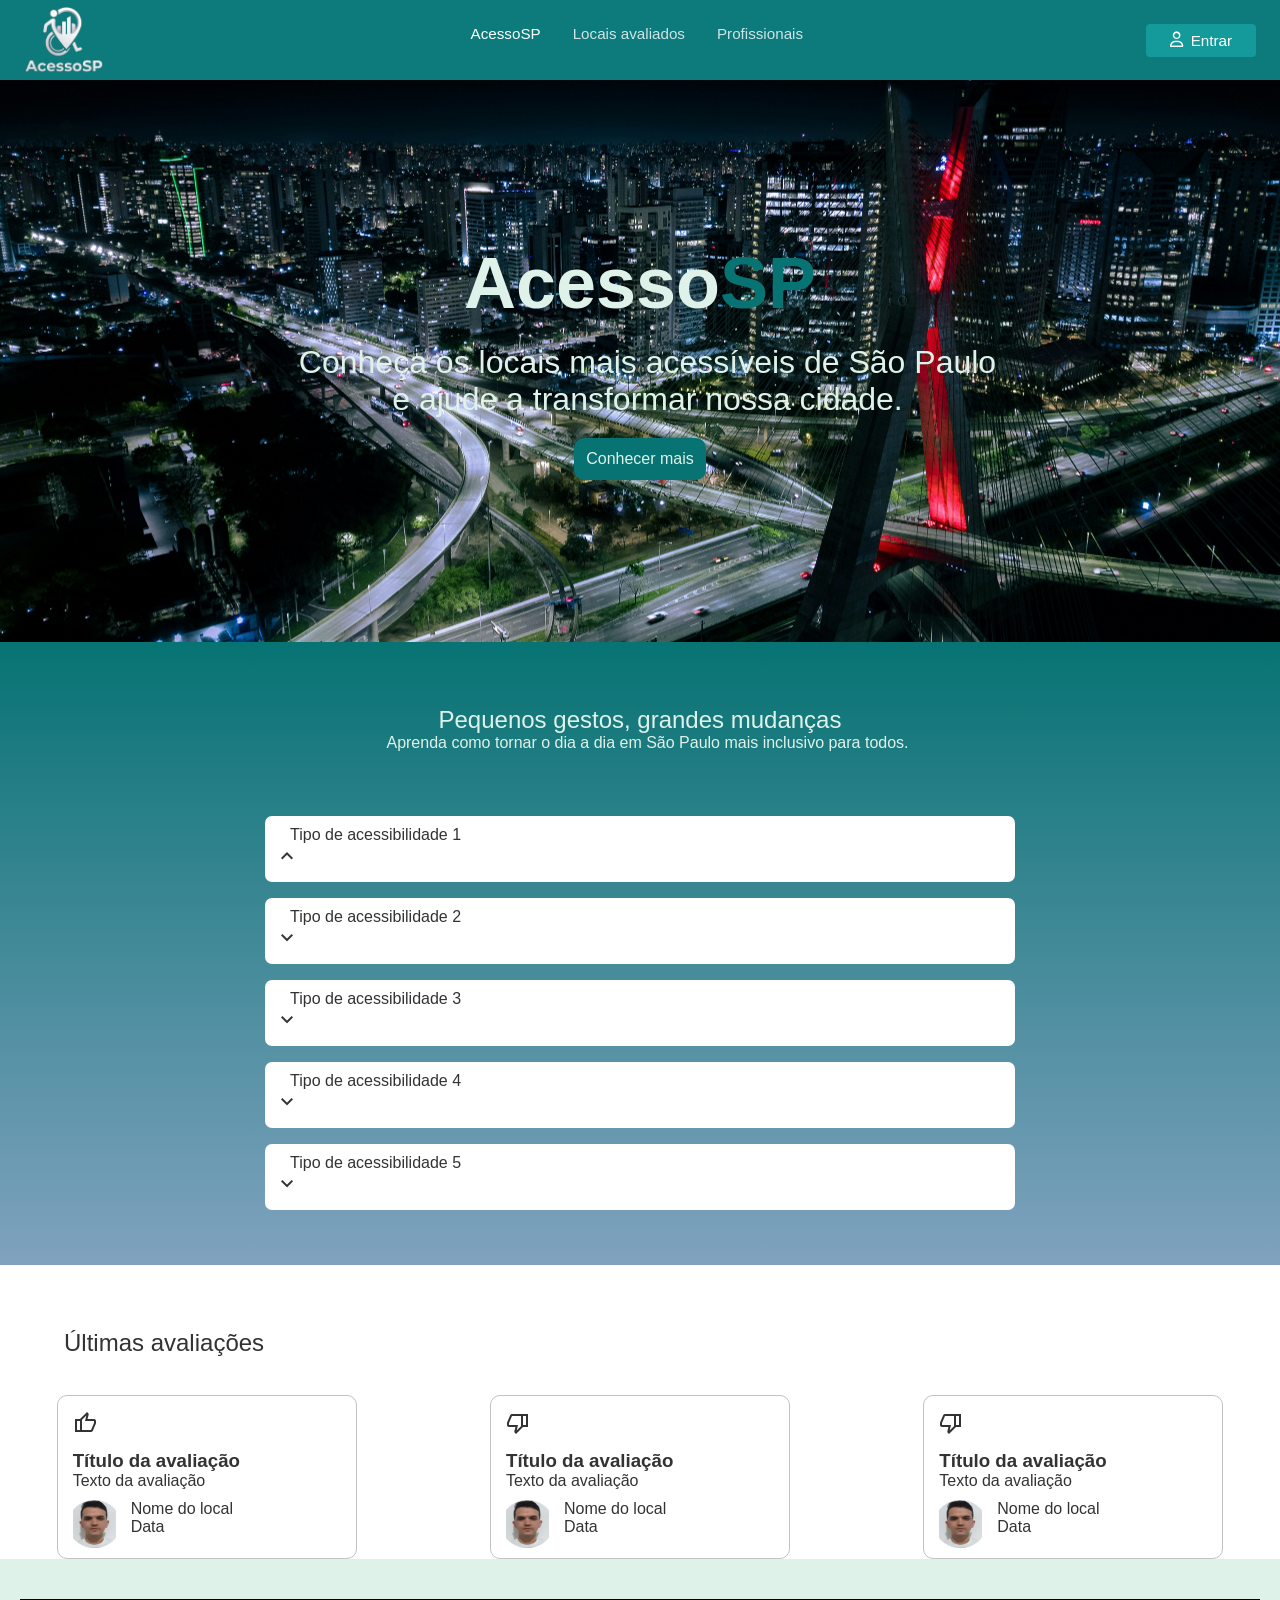
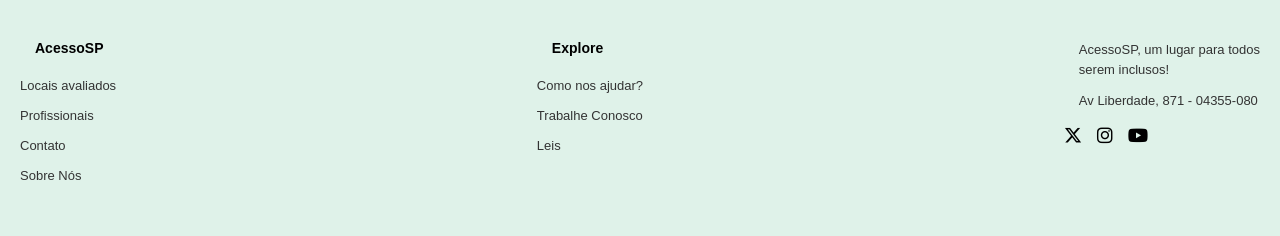
<file: index.html>
<!DOCTYPE html>
<html lang="pt-BR">
<head>
    <meta charset="UTF-8">
    <meta name="viewport" content="width=device-width, initial-scale=1.0">
    <link rel="stylesheet" href="estilos/global.css">
    <link rel="stylesheet" href="estilos/style.css">
    <link rel="stylesheet" href="https://cdnjs.cloudflare.com/ajax/libs/font-awesome/6.4.0/css/all.min.css">
    <link rel="stylesheet" href="https://fonts.googleapis.com/css2?family=Material+Symbols+Outlined">
    <title>AcessoSP - Home</title>
</head>
<body class="page">
    <header class="navbar">
        <a href="index.html" class="navbar__logo">
            <img class="cabecalho_navegacao-logo" src="assets/logo-header.png" alt="Logo do AcessoSP">
        </a>

        <button class="navbar__toggle" aria-label="Abrir menu" onclick="toggleMenu()">
            <span class="navbar__toggle-bar"></span>
            <span class="navbar__toggle-bar"></span>
            <span class="navbar__toggle-bar"></span>
        </button>

        <nav class="navbar__menu" id="navbarMenu">
            <ul class="navbar__list">
                <li class="navbar__nav-item"><a href="index.html" class="navbar__link navbar__link--active">AcessoSP</a></li>
                <li class="navbar__nav-item"><a href="locais-avaliados.html" class="navbar__link">Locais avaliados</a></li>
                <li class="navbar__nav-item"><a href="encontre-profissionais.html" class="navbar__link">Profissionais</a></li>
            </ul>
            <a href="login.html" class="navbar__login-btn">
                <i class="fa-regular fa-user"></i> Entrar
            </a>
        </nav>
    </header>

    <main>
        <div class="hero_imagem_fundo">
            <div class="informacao_imagem_fundo">
                <h1 class="titulo_principal">Acesso<strong class="sp">SP</strong></h1>
                <p>Conheça os locais mais acessíveis de São Paulo e ajude a transformar nossa cidade.</p>
                <a href="#acessibilidade">Conhecer mais</a>
            </div>
        </div>

        <section id="acessibilidade" class="acessibilidade">
            <div class="texto_acessibilidade">
                <h2 class="texto_acessibilidade_subtitulo">Pequenos gestos, grandes mudanças</h2>
                <p>Aprenda como tornar o dia a dia em São Paulo mais inclusivo para todos.</p>
            </div>
            
            <ul class="lista-acessibilidade">
                <li class="tipo_de_acessibilidade expandido">
                    <div class="acessibilidade-cabecalho">
                        <p>Tipo de acessibilidade 1</p>
                        <span class="material-symbols-outlined">keyboard_arrow_up</span>
                    </div>
                </li>
                
                <li class="tipo_de_acessibilidade">
                    <div class="acessibilidade-cabecalho">
                        <p>Tipo de acessibilidade 2</p>
                        <span class="material-symbols-outlined">keyboard_arrow_down</span>
                    </div>
                </li>
                <li class="tipo_de_acessibilidade">
                    <div class="acessibilidade-cabecalho">
                        <p>Tipo de acessibilidade 3</p>
                        <span class="material-symbols-outlined">keyboard_arrow_down</span>
                    </div>
                </li>
                <li class="tipo_de_acessibilidade">
                    <div class="acessibilidade-cabecalho">
                        <p>Tipo de acessibilidade 4</p>
                        <span class="material-symbols-outlined">keyboard_arrow_down</span>
                    </div>
                </li>
                <li class="tipo_de_acessibilidade">
                    <div class="acessibilidade-cabecalho">
                        <p>Tipo de acessibilidade 5</p>
                        <span class="material-symbols-outlined">keyboard_arrow_down</span>
                    </div>
                </li>
            </ul>
        </section>

        <h2 class="avaliacoes_subtitulo">Últimas avaliações</h2>
        <section class="avaliacoes">
            <div class="row">
                <div class="avaliacoes_avaliacao">
                    <span class="material-symbols-outlined">thumb_up</span>
                    <h3 class="avaliacoes_avaliacao_subtitulo">Título da avaliação</h3>
                    <p class="avaliacoes_paragrafo">Texto da avaliação</p>
                    <div class="person-info">
                        <img class="avaliacoes_imagem" src="../assets/person.png" alt="Foto do usuário">
                        <div>
                            <p>Nome do local</p>
                            <p class="data-avaliacao">Data</p>
                        </div>
                    </div>
                </div>

                <div class="avaliacoes_avaliacao">
                    <span class="material-symbols-outlined">thumb_down</span>
                    <h3 class="avaliacoes_avaliacao_subtitulo">Título da avaliação</h3>
                    <p class="avaliacoes_paragrafo">Texto da avaliação</p>
                    <div class="person-info">
                        <img class="avaliacoes_imagem" src="../assets/person.png" alt="Foto do usuário">
                        <div>
                            <p>Nome do local</p>
                            <p class="data-avaliacao">Data</p>
                        </div>
                    </div>
                </div>

                <div class="avaliacoes_avaliacao">
                    <span class="material-symbols-outlined">thumb_down</span>
                    <h3 class="avaliacoes_avaliacao_subtitulo">Título da avaliação</h3>
                    <p class="avaliacoes_paragrafo">Texto da avaliação</p>
                    <div class="person-info">
                        <img class="avaliacoes_imagem" src="../assets/person.png" alt="Foto do usuário">
                        <div>
                            <p>Nome do local</p>
                            <p class="data-avaliacao">Data</p>
                        </div>
                    </div>
                </div>
            </div>
        </section>
    </main>

    <footer>
        <hr class="linha-footer">
        <div class="container footer-container">
            <div class="footer-coluna">
                <h3>AcessoSP</h3>
                <ul>
                    <li><a href="locais-avaliados.html">Locais avaliados</a></li>
                    <li><a href="profissionais.html">Profissionais</a></li>
                    <li><a href="contato.html">Contato</a></li>
                    <li><a href="">Sobre Nós</a></li>
                </ul>
            </div>
            
            <div class="footer-coluna">
                <h3>Explore</h3>
                <ul>
                    <li><a href="">Como nos ajudar?</a></li>
                    <li><a href="">Trabalhe Conosco</a></li>
                    <li><a href="">Leis</a></li>
                </ul>
            </div>
            
            <div class="footer-coluna info-empresa">
                <p>AcessoSP, um lugar para todos<br>serem inclusos!</p>
                <p>Av Liberdade, 871 - 04355-080</p>
                
                <div class="redes-sociais">
                    <a href=""><i class="fa-brands fa-x-twitter"></i></a>
                    <a href=""><i class="fa-brands fa-instagram"></i></a>
                    <a href=""><i class="fa-brands fa-youtube"></i></a>
                </div>
            </div>
        </div>
    </footer>
    <script>
        function toggleMenu() {
            const menu = document.getElementById('navbarMenu');
            menu.classList.toggle('navbar__menu--open');
        }
    </script>
</body>
</html>
</file>
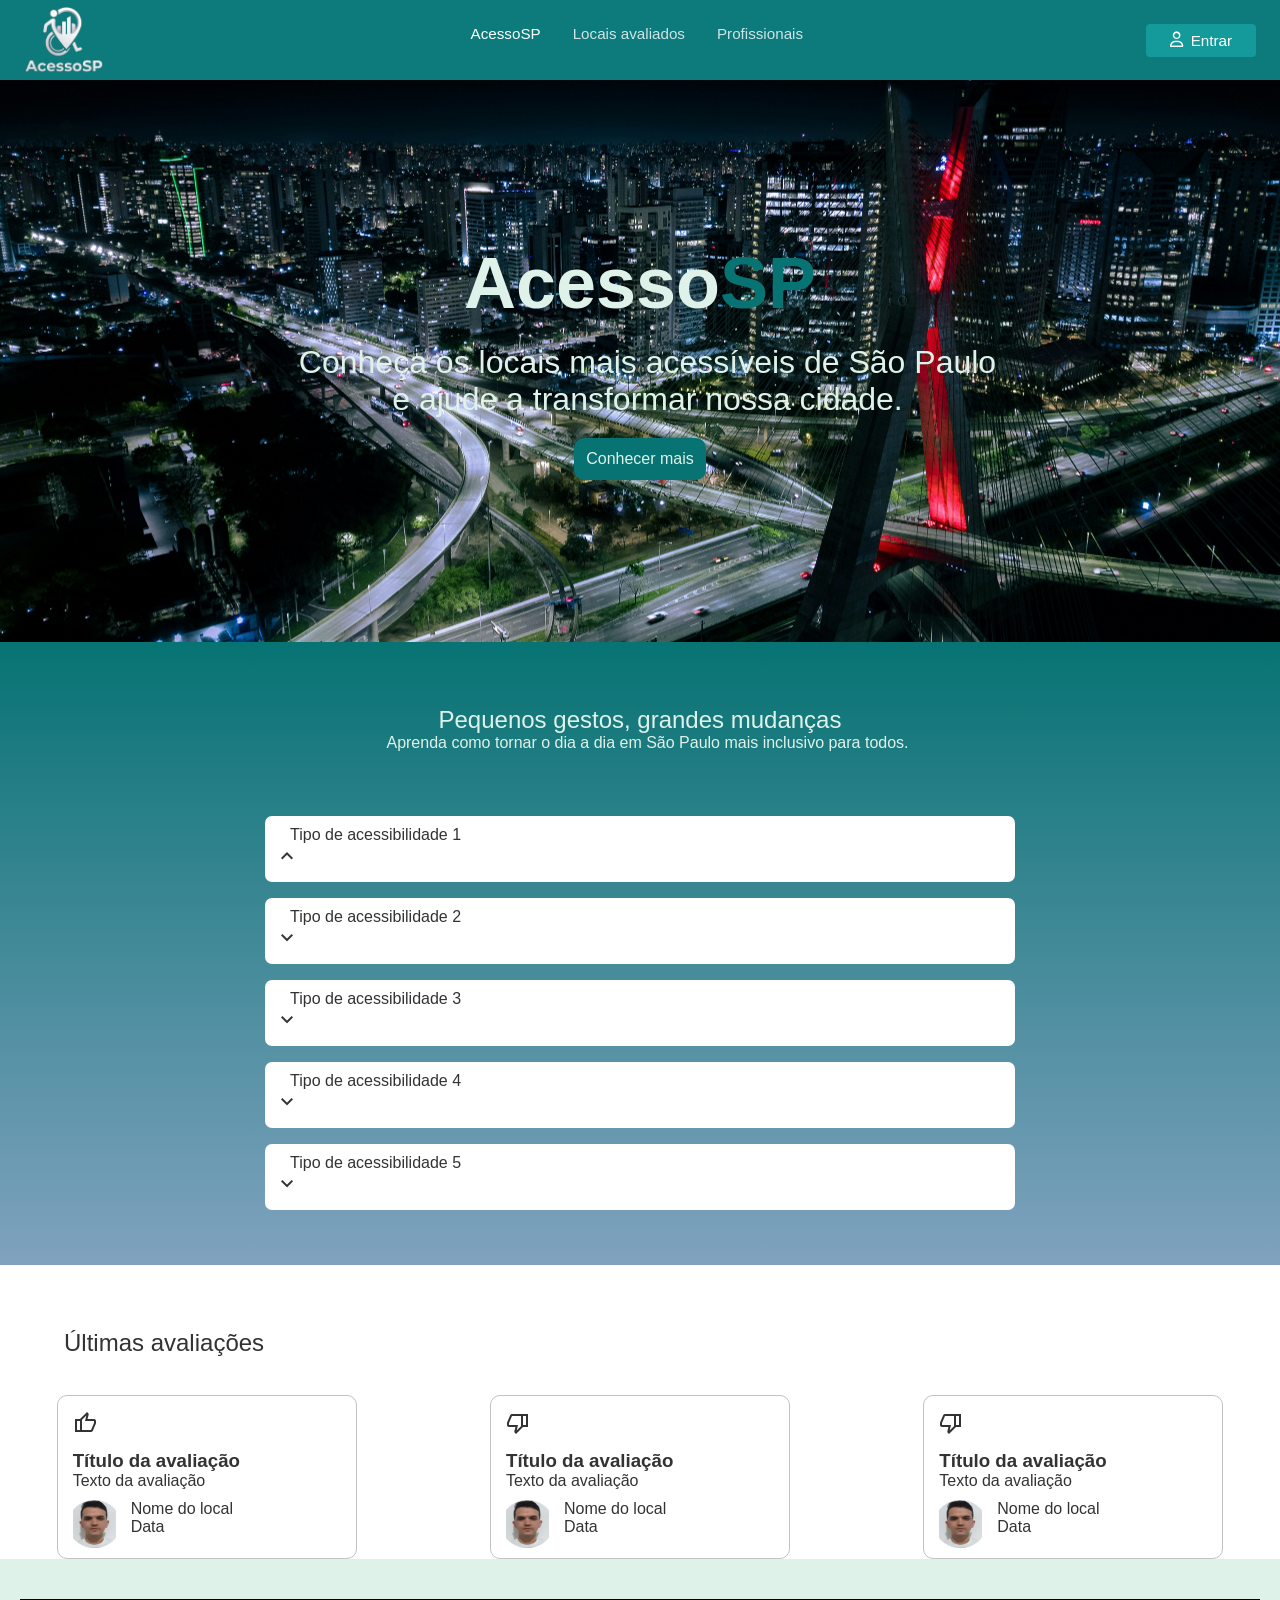
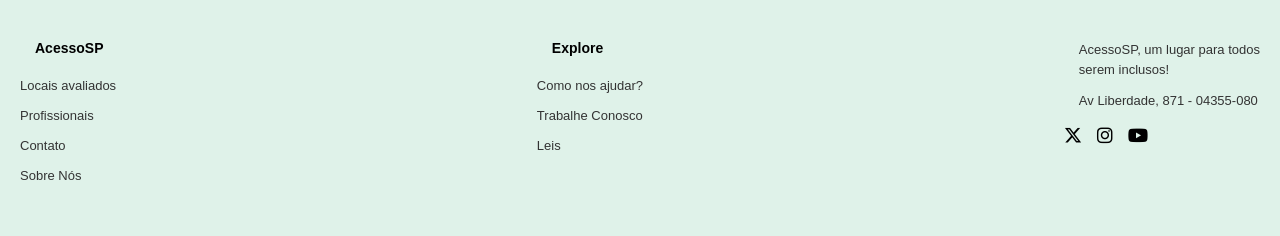
<file: paginas/index.html>
<!DOCTYPE html>
<html lang="pt-BR">
<head>
    <meta charset="UTF-8">
    <meta name="viewport" content="width=device-width, initial-scale=1.0">
    <link rel="stylesheet" href="../estilos/global.css">
    <link rel="stylesheet" href="../estilos/style.css">
    <link rel="stylesheet" href="https://cdnjs.cloudflare.com/ajax/libs/font-awesome/6.4.0/css/all.min.css">
    <link rel="stylesheet" href="https://fonts.googleapis.com/css2?family=Material+Symbols+Outlined">
    <title>AcessoSP - Home</title>
</head>
<body class="page">
    <header class="navbar">
        <a href="index.html" class="navbar__logo">
            <img class="cabecalho_navegacao-logo" src="../assets/logo-header.png" alt="Logo do AcessoSP">
        </a>

        <button class="navbar__toggle" aria-label="Abrir menu" onclick="toggleMenu()">
            <span class="navbar__toggle-bar"></span>
            <span class="navbar__toggle-bar"></span>
            <span class="navbar__toggle-bar"></span>
        </button>

        <nav class="navbar__menu" id="navbarMenu">
            <ul class="navbar__list">
                <li class="navbar__nav-item"><a href="index.html" class="navbar__link navbar__link--active">AcessoSP</a></li>
                <li class="navbar__nav-item"><a href="locais-avaliados.html" class="navbar__link">Locais avaliados</a></li>
                <li class="navbar__nav-item"><a href="encontre-profissionais.html" class="navbar__link">Profissionais</a></li>
            </ul>
            <a href="login.html" class="navbar__login-btn">
                <i class="fa-regular fa-user"></i> Entrar
            </a>
        </nav>
    </header>

    <main>
        <div class="hero_imagem_fundo">
            <div class="informacao_imagem_fundo">
                <h1 class="titulo_principal">Acesso<strong class="sp">SP</strong></h1>
                <p>Conheça os locais mais acessíveis de São Paulo e ajude a transformar nossa cidade.</p>
                <a href="#acessibilidade">Conhecer mais</a>
            </div>
        </div>

        <section id="acessibilidade" class="acessibilidade">
            <div class="texto_acessibilidade">
                <h2 class="texto_acessibilidade_subtitulo">Pequenos gestos, grandes mudanças</h2>
                <p>Aprenda como tornar o dia a dia em São Paulo mais inclusivo para todos.</p>
            </div>
            
            <ul class="lista-acessibilidade">
                <li class="tipo_de_acessibilidade expandido">
                    <div class="acessibilidade-cabecalho">
                        <p>Tipo de acessibilidade 1</p>
                        <span class="material-symbols-outlined">keyboard_arrow_up</span>
                    </div>
                </li>
                
                <li class="tipo_de_acessibilidade">
                    <div class="acessibilidade-cabecalho">
                        <p>Tipo de acessibilidade 2</p>
                        <span class="material-symbols-outlined">keyboard_arrow_down</span>
                    </div>
                </li>
                <li class="tipo_de_acessibilidade">
                    <div class="acessibilidade-cabecalho">
                        <p>Tipo de acessibilidade 3</p>
                        <span class="material-symbols-outlined">keyboard_arrow_down</span>
                    </div>
                </li>
                <li class="tipo_de_acessibilidade">
                    <div class="acessibilidade-cabecalho">
                        <p>Tipo de acessibilidade 4</p>
                        <span class="material-symbols-outlined">keyboard_arrow_down</span>
                    </div>
                </li>
                <li class="tipo_de_acessibilidade">
                    <div class="acessibilidade-cabecalho">
                        <p>Tipo de acessibilidade 5</p>
                        <span class="material-symbols-outlined">keyboard_arrow_down</span>
                    </div>
                </li>
            </ul>
        </section>

        <h2 class="avaliacoes_subtitulo">Últimas avaliações</h2>
        <section class="avaliacoes">
            <div class="row">
                <div class="avaliacoes_avaliacao">
                    <span class="material-symbols-outlined">thumb_up</span>
                    <h3 class="avaliacoes_avaliacao_subtitulo">Título da avaliação</h3>
                    <p class="avaliacoes_paragrafo">Texto da avaliação</p>
                    <div class="person-info">
                        <img class="avaliacoes_imagem" src="../assets/person.png" alt="Foto do usuário">
                        <div>
                            <p>Nome do local</p>
                            <p class="data-avaliacao">Data</p>
                        </div>
                    </div>
                </div>

                <div class="avaliacoes_avaliacao">
                    <span class="material-symbols-outlined">thumb_down</span>
                    <h3 class="avaliacoes_avaliacao_subtitulo">Título da avaliação</h3>
                    <p class="avaliacoes_paragrafo">Texto da avaliação</p>
                    <div class="person-info">
                        <img class="avaliacoes_imagem" src="../assets/person.png" alt="Foto do usuário">
                        <div>
                            <p>Nome do local</p>
                            <p class="data-avaliacao">Data</p>
                        </div>
                    </div>
                </div>

                <div class="avaliacoes_avaliacao">
                    <span class="material-symbols-outlined">thumb_down</span>
                    <h3 class="avaliacoes_avaliacao_subtitulo">Título da avaliação</h3>
                    <p class="avaliacoes_paragrafo">Texto da avaliação</p>
                    <div class="person-info">
                        <img class="avaliacoes_imagem" src="../assets/person.png" alt="Foto do usuário">
                        <div>
                            <p>Nome do local</p>
                            <p class="data-avaliacao">Data</p>
                        </div>
                    </div>
                </div>
            </div>
        </section>
    </main>

    <footer>
        <hr class="linha-footer">
        <div class="container footer-container">
            <div class="footer-coluna">
                <h3>AcessoSP</h3>
                <ul>
                    <li><a href="locais-avaliados.html">Locais avaliados</a></li>
                    <li><a href="profissionais.html">Profissionais</a></li>
                    <li><a href="contato.html">Contato</a></li>
                    <li><a href="">Sobre Nós</a></li>
                </ul>
            </div>
            
            <div class="footer-coluna">
                <h3>Explore</h3>
                <ul>
                    <li><a href="">Como nos ajudar?</a></li>
                    <li><a href="">Trabalhe Conosco</a></li>
                    <li><a href="">Leis</a></li>
                </ul>
            </div>
            
            <div class="footer-coluna info-empresa">
                <p>AcessoSP, um lugar para todos<br>serem inclusos!</p>
                <p>Av Liberdade, 871 - 04355-080</p>
                
                <div class="redes-sociais">
                    <a href=""><i class="fa-brands fa-x-twitter"></i></a>
                    <a href=""><i class="fa-brands fa-instagram"></i></a>
                    <a href=""><i class="fa-brands fa-youtube"></i></a>
                </div>
            </div>
        </div>
    </footer>
    <script>
        function toggleMenu() {
            const menu = document.getElementById('navbarMenu');
            menu.classList.toggle('navbar__menu--open');
        }
    </script>
</body>
</html>
</file>
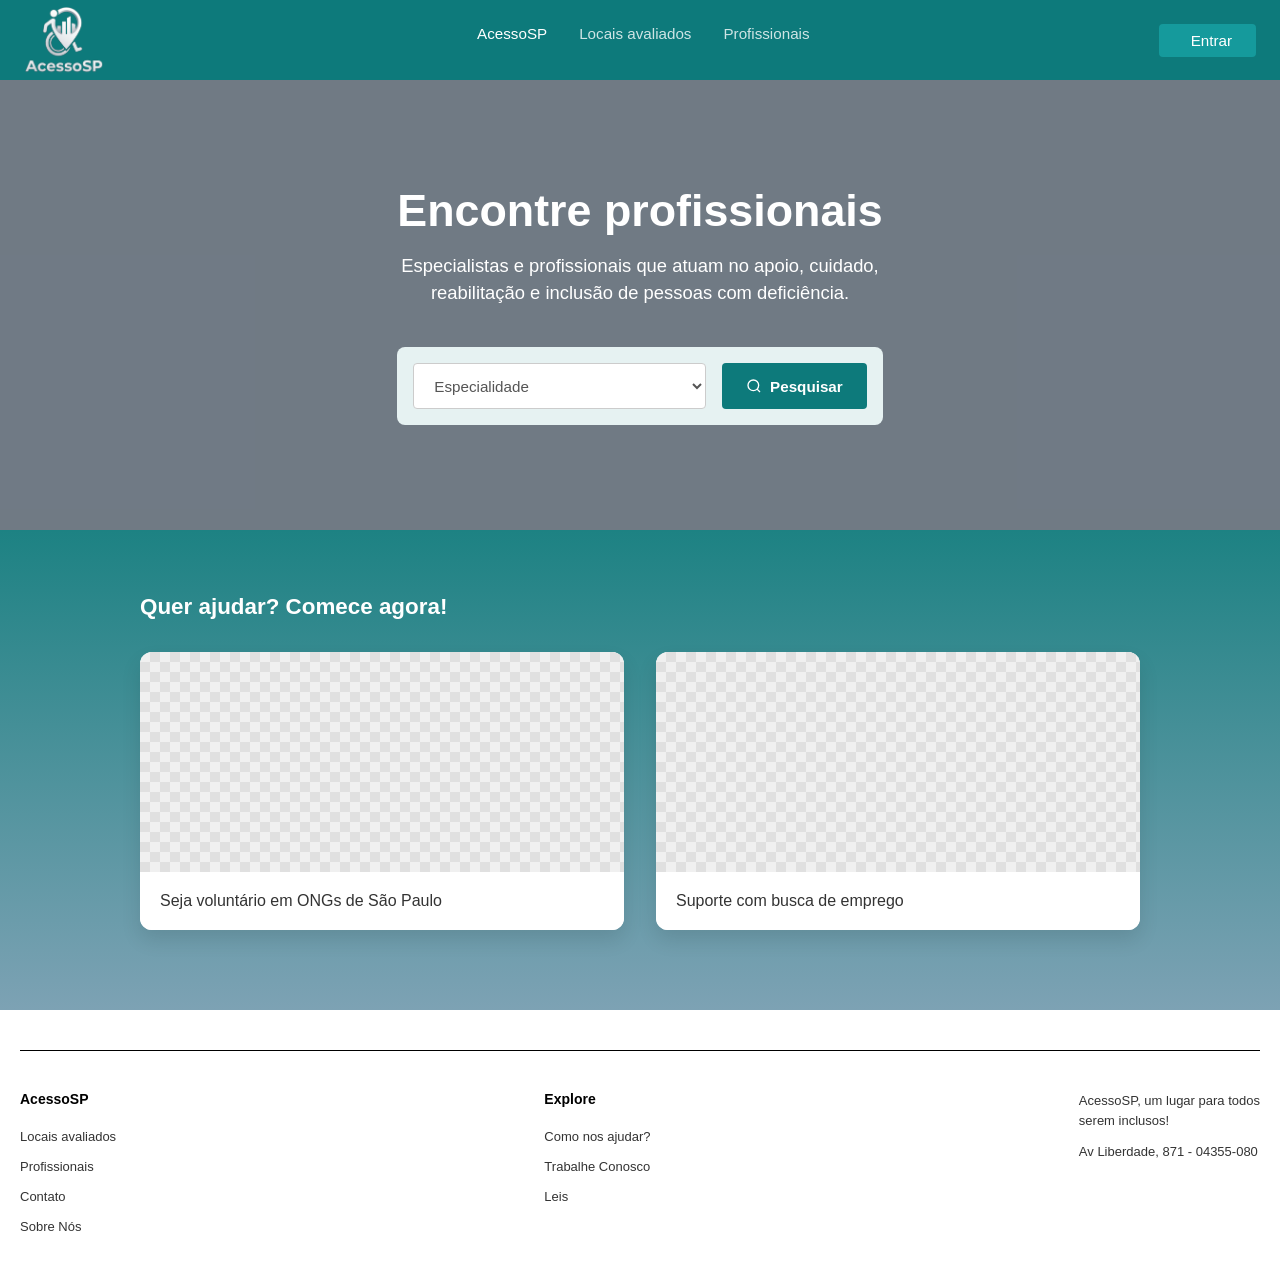
<file: encontre-profissionais.html>
<!DOCTYPE html>
<html lang="pt-BR">
<head>
    <meta charset="UTF-8">
    <meta name="viewport" content="width=device-width, initial-scale=1.0">
    <title>Encontre Profissionais - AcessoSP</title>
    <link rel="stylesheet" href="estilos/global.css">
    <link rel="stylesheet" href="estilos/encontre-profissionais.css">
</head>
<body class="page">

    <header class="navbar">
        <a href="index.html" class="navbar__logo">
            <img class="cabecalho_navegacao-logo" src="/assets/logo-header.png" alt="Logo do AcessoSP">
        </a>

        <button class="navbar__toggle" aria-label="Abrir menu" onclick="toggleMenu()">
            <span class="navbar__toggle-bar"></span>
            <span class="navbar__toggle-bar"></span>
            <span class="navbar__toggle-bar"></span>
        </button>

        <nav class="navbar__menu" id="navbarMenu">
            <ul class="navbar__list">
                <li class="navbar__nav-item"><a href="index.html" class="navbar__link navbar__link--active">AcessoSP</a></li>
                <li class="navbar__nav-item"><a href="locais-avaliados.html" class="navbar__link">Locais avaliados</a></li>
                <li class="navbar__nav-item"><a href="profissionais.html" class="navbar__link">Profissionais</a></li>
            </ul>
            <a href="login.html" class="navbar__login-btn">
                <i class="fa-regular fa-user"></i> Entrar
            </a>
        </nav>
    </header>

    <main class="main-content">
        
        <section class="hero-professionals">
            <div class="hero-professionals__overlay"></div>
            
            <div class="hero-professionals__content">
                <h1 class="hero-professionals__title">Encontre profissionais</h1>
                <p class="hero-professionals__subtitle">
                    Especialistas e profissionais que atuam no apoio, cuidado,<br>
                    reabilitação e inclusão de pessoas com deficiência.
                </p>

                <form class="hero-professionals__search-box">
                    <div class="hero-professionals__input-group">
                        <select class="hero-professionals__select" required>
                            <option value="" disabled selected>Especialidade</option>
                            <option value="fisioterapia">Fisioterapia</option>
                            <option value="fonoaudiologia">Fonoaudiologia</option>
                            <option value="psicologia">Psicologia</option>
                            <option value="terapia-ocupacional">Terapia Ocupacional</option>
                        </select>
                    </div>
                    <button type="submit" class="hero-professionals__search-btn">
                        <svg width="16" height="16" viewBox="0 0 24 24" fill="none" stroke="currentColor" stroke-width="2">
                            <circle cx="11" cy="11" r="8"></circle>
                            <line x1="21" y1="21" x2="16.65" y2="16.65"></line>
                        </svg>
                        Pesquisar
                    </button>
                </form>
            </div>
        </section>

        <section class="help-section">
            <div class="help-section__container">
                <h2 class="help-section__title">Quer ajudar? Comece agora!</h2>
                
                <div class="help-section__grid">
                    <article class="help-card">
                        <div class="help-card__image-placeholder"></div>
                        <div class="help-card__content">
                            <p class="help-card__label">Seja voluntário em ONGs de São Paulo</p>
                        </div>
                    </article>

                    <article class="help-card">
                        <div class="help-card__image-placeholder"></div>
                        <div class="help-card__content">
                            <p class="help-card__label">Suporte com busca de emprego</p>
                        </div>
                    </article>
                </div>
            </div>
        </section>

    </main>

<footer>
        <hr class="linha-footer">
        <div class="container footer-container">
            <div class="footer-coluna">
                <h3>AcessoSP</h3>
                <ul>
                    <li><a href="locais-avaliados.html">Locais avaliados</a></li>
                    <li><a href="profissionais.html">Profissionais</a></li>
                    <li><a href="contato.html">Contato</a></li>
                    <li><a href="">Sobre Nós</a></li>
                </ul>
            </div>
            
            <div class="footer-coluna">
                <h3>Explore</h3>
                <ul>
                    <li><a href="">Como nos ajudar?</a></li>
                    <li><a href="">Trabalhe Conosco</a></li>
                    <li><a href="">Leis</a></li>
                </ul>
            </div>
            
            <div class="footer-coluna info-empresa">
                <p>AcessoSP, um lugar para todos<br>serem inclusos!</p>
                <p>Av Liberdade, 871 - 04355-080</p>
                
                <div class="redes-sociais">
                    <a href=""><i class="fa-brands fa-x-twitter"></i></a>
                    <a href=""><i class="fa-brands fa-instagram"></i></a>
                    <a href=""><i class="fa-brands fa-youtube"></i></a>
                </div>
            </div>
        </div>
    </footer>
    <script>
        function toggleMenu() {
            const menu = document.getElementById('navbarMenu');
            menu.classList.toggle('navbar__menu--open');
        }
    </script>

</body>
</html>
</file>
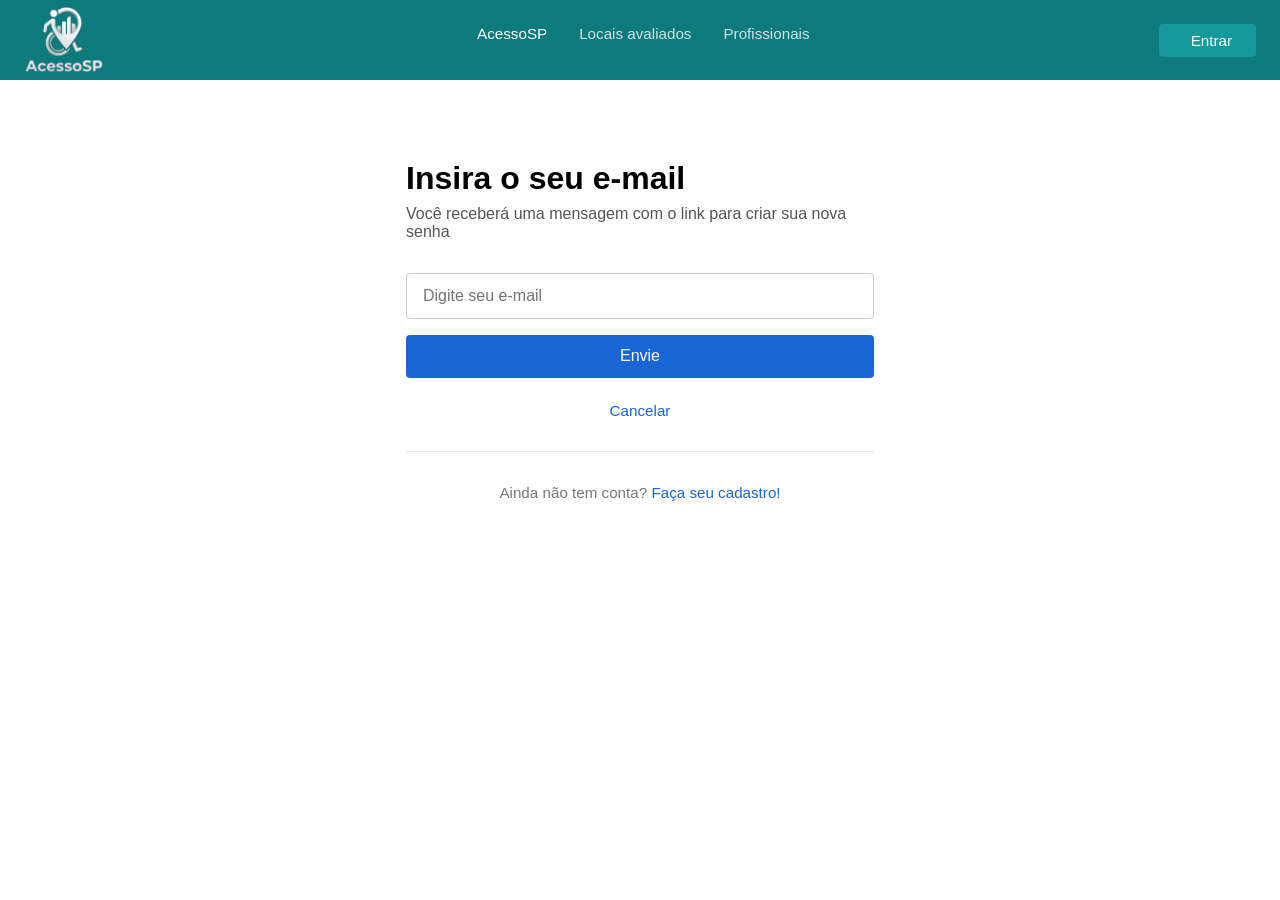
<file: esqueci.html>
<!DOCTYPE html>
<html lang="pt-BR">
<head>
    <meta charset="UTF-8">
    <meta name="viewport" content="width=device-width, initial-scale=1.0">
    <title>Recuperação de Senha - AcessoSP</title>
    <link rel="stylesheet" href="estilos/global.css">
    <link rel="stylesheet" href="estilos/esqueci.css">
</head>
<body class="page">
    
    <header class="navbar">
        <a href="index.html" class="navbar__logo">
            <img class="cabecalho_navegacao-logo" src="assets/logo-header.png" alt="Logo do AcessoSP">
        </a>

        <button class="navbar__toggle" aria-label="Abrir menu" onclick="toggleMenu()">
            <span class="navbar__toggle-bar"></span>
            <span class="navbar__toggle-bar"></span>
            <span class="navbar__toggle-bar"></span>
        </button>

        <nav class="navbar__menu" id="navbarMenu">
            <ul class="navbar__list">
                <li class="navbar__nav-item"><a href="index.html" class="navbar__link navbar__link--active">AcessoSP</a></li>
                <li class="navbar__nav-item"><a href="locais-avaliados.html" class="navbar__link">Locais avaliados</a></li>
                <li class="navbar__nav-item"><a href="encontre-profissionais.html" class="navbar__link">Profissionais</a></li>
            </ul>
            <a href="login.html" class="navbar__login-btn">
                <i class="fa-regular fa-user"></i> Entrar
            </a>
        </nav>
    </header>
    <main class="main-content">
        <section class="password-recovery">
            <div class="password-recovery__container">
                
                <h1 class="password-recovery__title">Insira o seu e-mail</h1>
                <p class="password-recovery__description">Você receberá uma mensagem com o link para criar sua nova senha</p>

                <form class="password-recovery__form" action="#" method="POST">
                    <input 
                        type="email" 
                        class="password-recovery__input" 
                        placeholder="Digite seu e-mail" 
                        required
                    >
                    <button type="submit" class="password-recovery__submit-btn">Envie</button>
                    <a href="#" class="password-recovery__cancel-link">Cancelar</a>
                </form>

                <hr class="password-recovery__divider">

                <p class="password-recovery__footer-text">
                    Ainda não tem conta? <a href="cadastro.html" class="password-recovery__signup-link">Faça seu cadastro!</a>
                </p>

            </div>
        </section>
    </main>
</body>
</html>
</file>
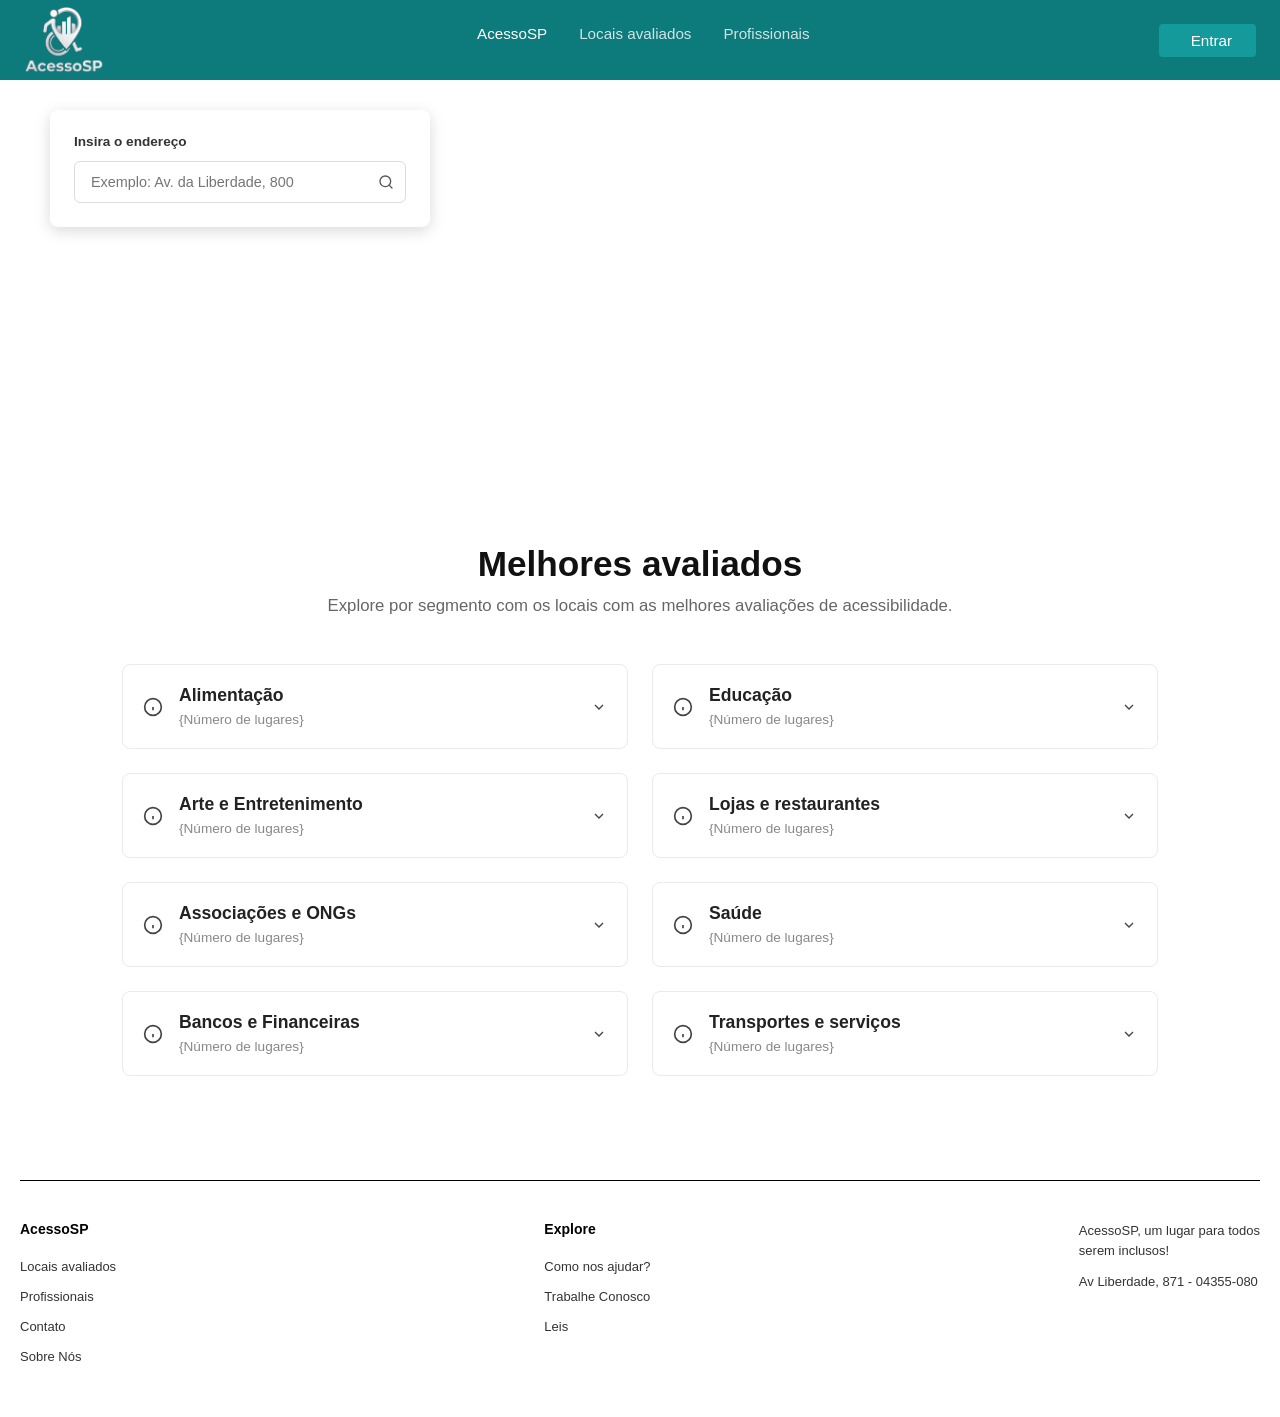
<file: locais-avaliados.html>
<!DOCTYPE html>
<html lang="pt-BR">
<head>
    <meta charset="UTF-8">
    <meta name="viewport" content="width=device-width, initial-scale=1.0">
    <title>Melhores Avaliados - AcessoSP</title>
    <link rel="stylesheet" href="estilos/locais-avaliados.css">
    <link rel="stylesheet" href="estilos/global.css">
</head>
<body class="page">
    <header class="navbar">
        <a href="index.html" class="navbar__logo">
            <img class="cabecalho_navegacao-logo" src="assets/logo-header.png" alt="Logo do AcessoSP">
        </a>

        <button class="navbar__toggle" aria-label="Abrir menu" onclick="toggleMenu()">
            <span class="navbar__toggle-bar"></span>
            <span class="navbar__toggle-bar"></span>
            <span class="navbar__toggle-bar"></span>
        </button>

        <nav class="navbar__menu" id="navbarMenu">
            <ul class="navbar__list">
                <li class="navbar__nav-item"><a href="index.html" class="navbar__link navbar__link--active">AcessoSP</a></li>
                <li class="navbar__nav-item"><a href="locais-avaliados.html" class="navbar__link">Locais avaliados</a></li>
                <li class="navbar__nav-item"><a href="encontre-profissionais.html" class="navbar__link">Profissionais</a></li>
            </ul>
            <a href="login.html" class="navbar__login-btn">
                <i class="fa-regular fa-user"></i> Entrar
            </a>
        </nav>
    </header>

    <main class="main-content">
        
        <section class="hero">
            <iframe 
                src="https://www.google.com/maps/embed?pb=!1m14!1m12!1m3!1d14621.164981370839!2d-46.6222736!3d-23.62973865!2m3!1f0!2f0!3f0!3m2!1i1024!2i768!4f13.1!5e0!3m2!1spt-BR!2sbr!4v1778990247089!5m2!1spt-BR!2sbr" class="hero__iframe"style="border:0; height="741px" allowfullscreen="" loading="lazy" referrerpolicy="no-referrer-when-downgrade">
            </iframe>

            <div class="hero__search-card">
                <label class="hero__label" for="address-input">Insira o endereço</label>
                <div class="hero__input-wrapper">
                    <input type="text" id="address-input" class="hero__input" placeholder="Exemplo: Av. da Liberdade, 800">
                    <button class="hero__search-btn" aria-label="Buscar">
                        <svg width="16" height="16" viewBox="0 0 24 24" fill="none" stroke="#555" stroke-width="2" stroke-linecap="round" stroke-linejoin="round">
                            <circle cx="11" cy="11" r="8"></circle>
                            <line x1="21" y1="21" x2="16.65" y2="16.65"></line>
                        </svg>
                    </button>
                </div>
            </div>
        </section>

        <section class="categories">
            <header class="categories__header">
                <h1 class="categories__title">Melhores avaliados</h1>
                <p class="categories__subtitle">Explore por segmento com os locais com as melhores avaliações de acessibilidade.</p>
            </header>

            <div class="categories__grid">
                <article class="category-card">
                    <div class="category-card__icon-container">
                        <svg class="category-card__icon" width="20" height="20" viewBox="0 0 24 24" fill="none" stroke="currentColor" stroke-width="2"><circle cx="12" cy="12" r="10"></circle><line x1="12" y1="16" x2="12" y2="12"></line><line x1="12" y1="8" x2="12.01" y2="8"></line></svg>
                    </div>
                    <div class="category-card__content">
                        <h2 class="category-card__title">Alimentação</h2>
                        <span class="category-card__count">{Número de lugares}</span>
                    </div>
                    <svg class="category-card__arrow" width="16" height="16" viewBox="0 0 24 24" fill="none" stroke="currentColor" stroke-width="2"><polyline points="6 9 12 15 18 9"></polyline></svg>
                </article>

                <article class="category-card">
                    <div class="category-card__icon-container">
                        <svg class="category-card__icon" width="20" height="20" viewBox="0 0 24 24" fill="none" stroke="currentColor" stroke-width="2"><circle cx="12" cy="12" r="10"></circle><line x1="12" y1="16" x2="12" y2="12"></line><line x1="12" y1="8" x2="12.01" y2="8"></line></svg>
                    </div>
                    <div class="category-card__content">
                        <h2 class="category-card__title">Educação</h2>
                        <span class="category-card__count">{Número de lugares}</span>
                    </div>
                    <svg class="category-card__arrow" width="16" height="16" viewBox="0 0 24 24" fill="none" stroke="currentColor" stroke-width="2"><polyline points="6 9 12 15 18 9"></polyline></svg>
                </article>

                <article class="category-card">
                    <div class="category-card__icon-container">
                        <svg class="category-card__icon" width="20" height="20" viewBox="0 0 24 24" fill="none" stroke="currentColor" stroke-width="2"><circle cx="12" cy="12" r="10"></circle><line x1="12" y1="16" x2="12" y2="12"></line><line x1="12" y1="8" x2="12.01" y2="8"></line></svg>
                    </div>
                    <div class="category-card__content">
                        <h2 class="category-card__title">Arte e Entretenimento</h2>
                        <span class="category-card__count">{Número de lugares}</span>
                    </div>
                    <svg class="category-card__arrow" width="16" height="16" viewBox="0 0 24 24" fill="none" stroke="currentColor" stroke-width="2"><polyline points="6 9 12 15 18 9"></polyline></svg>
                </article>

                <article class="category-card">
                    <div class="category-card__icon-container">
                        <svg class="category-card__icon" width="20" height="20" viewBox="0 0 24 24" fill="none" stroke="currentColor" stroke-width="2"><circle cx="12" cy="12" r="10"></circle><line x1="12" y1="16" x2="12" y2="12"></line><line x1="12" y1="8" x2="12.01" y2="8"></line></svg>
                    </div>
                    <div class="category-card__content">
                        <h2 class="category-card__title">Lojas e restaurantes</h2>
                        <span class="category-card__count">{Número de lugares}</span>
                    </div>
                    <svg class="category-card__arrow" width="16" height="16" viewBox="0 0 24 24" fill="none" stroke="currentColor" stroke-width="2"><polyline points="6 9 12 15 18 9"></polyline></svg>
                </article>

                <article class="category-card">
                    <div class="category-card__icon-container">
                        <svg class="category-card__icon" width="20" height="20" viewBox="0 0 24 24" fill="none" stroke="currentColor" stroke-width="2"><circle cx="12" cy="12" r="10"></circle><line x1="12" y1="16" x2="12" y2="12"></line><line x1="12" y1="8" x2="12.01" y2="8"></line></svg>
                    </div>
                    <div class="category-card__content">
                        <h2 class="category-card__title">Associações e ONGs</h2>
                        <span class="category-card__count">{Número de lugares}</span>
                    </div>
                    <svg class="category-card__arrow" width="16" height="16" viewBox="0 0 24 24" fill="none" stroke="currentColor" stroke-width="2"><polyline points="6 9 12 15 18 9"></polyline></svg>
                </article>

                <article class="category-card">
                    <div class="category-card__icon-container">
                        <svg class="category-card__icon" width="20" height="20" viewBox="0 0 24 24" fill="none" stroke="currentColor" stroke-width="2"><circle cx="12" cy="12" r="10"></circle><line x1="12" y1="16" x2="12" y2="12"></line><line x1="12" y1="8" x2="12.01" y2="8"></line></svg>
                    </div>
                    <div class="category-card__content">
                        <h2 class="category-card__title">Saúde</h2>
                        <span class="category-card__count">{Número de lugares}</span>
                    </div>
                    <svg class="category-card__arrow" width="16" height="16" viewBox="0 0 24 24" fill="none" stroke="currentColor" stroke-width="2"><polyline points="6 9 12 15 18 9"></polyline></svg>
                </article>

                <article class="category-card">
                    <div class="category-card__icon-container">
                        <svg class="category-card__icon" width="20" height="20" viewBox="0 0 24 24" fill="none" stroke="currentColor" stroke-width="2"><circle cx="12" cy="12" r="10"></circle><line x1="12" y1="16" x2="12" y2="12"></line><line x1="12" y1="8" x2="12.01" y2="8"></line></svg>
                    </div>
                    <div class="category-card__content">
                        <h2 class="category-card__title">Bancos e Financeiras</h2>
                        <span class="category-card__count">{Número de lugares}</span>
                    </div>
                    <svg class="category-card__arrow" width="16" height="16" viewBox="0 0 24 24" fill="none" stroke="currentColor" stroke-width="2"><polyline points="6 9 12 15 18 9"></polyline></svg>
                </article>

                <article class="category-card">
                    <div class="category-card__icon-container">
                        <svg class="category-card__icon" width="20" height="20" viewBox="0 0 24 24" fill="none" stroke="currentColor" stroke-width="2"><circle cx="12" cy="12" r="10"></circle><line x1="12" y1="16" x2="12" y2="12"></line><line x1="12" y1="8" x2="12.01" y2="8"></line></svg>
                    </div>
                    <div class="category-card__content">
                        <h2 class="category-card__title">Transportes e serviços</h2>
                        <span class="category-card__count">{Número de lugares}</span>
                    </div>
                    <svg class="category-card__arrow" width="16" height="16" viewBox="0 0 24 24" fill="none" stroke="currentColor" stroke-width="2"><polyline points="6 9 12 15 18 9"></polyline></svg>
                </article>
            </div>
        </section>
    </main>
    <footer>
        <hr class="linha-footer">
        <div class="container footer-container">
            <div class="footer-coluna">
                <h3>AcessoSP</h3>
                <ul>
                    <li><a href="locais-avaliados.html">Locais avaliados</a></li>
                    <li><a href="profissionais.html">Profissionais</a></li>
                    <li><a href="contato.html">Contato</a></li>
                    <li><a href="">Sobre Nós</a></li>
                </ul>
            </div>
            
            <div class="footer-coluna">
                <h3>Explore</h3>
                <ul>
                    <li><a href="">Como nos ajudar?</a></li>
                    <li><a href="">Trabalhe Conosco</a></li>
                    <li><a href="">Leis</a></li>
                </ul>
            </div>
            
            <div class="footer-coluna info-empresa">
                <p>AcessoSP, um lugar para todos<br>serem inclusos!</p>
                <p>Av Liberdade, 871 - 04355-080</p>
                
                <div class="redes-sociais">
                    <a href=""><i class="fa-brands fa-x-twitter"></i></a>
                    <a href=""><i class="fa-brands fa-instagram"></i></a>
                    <a href=""><i class="fa-brands fa-youtube"></i></a>
                </div>
            </div>
        </div>
    </footer>
    <script>
        function toggleMenu() {
            const menu = document.getElementById('navbarMenu');
            menu.classList.toggle('navbar__menu--open');
        }
    </script>
</body>
</html>
</file>
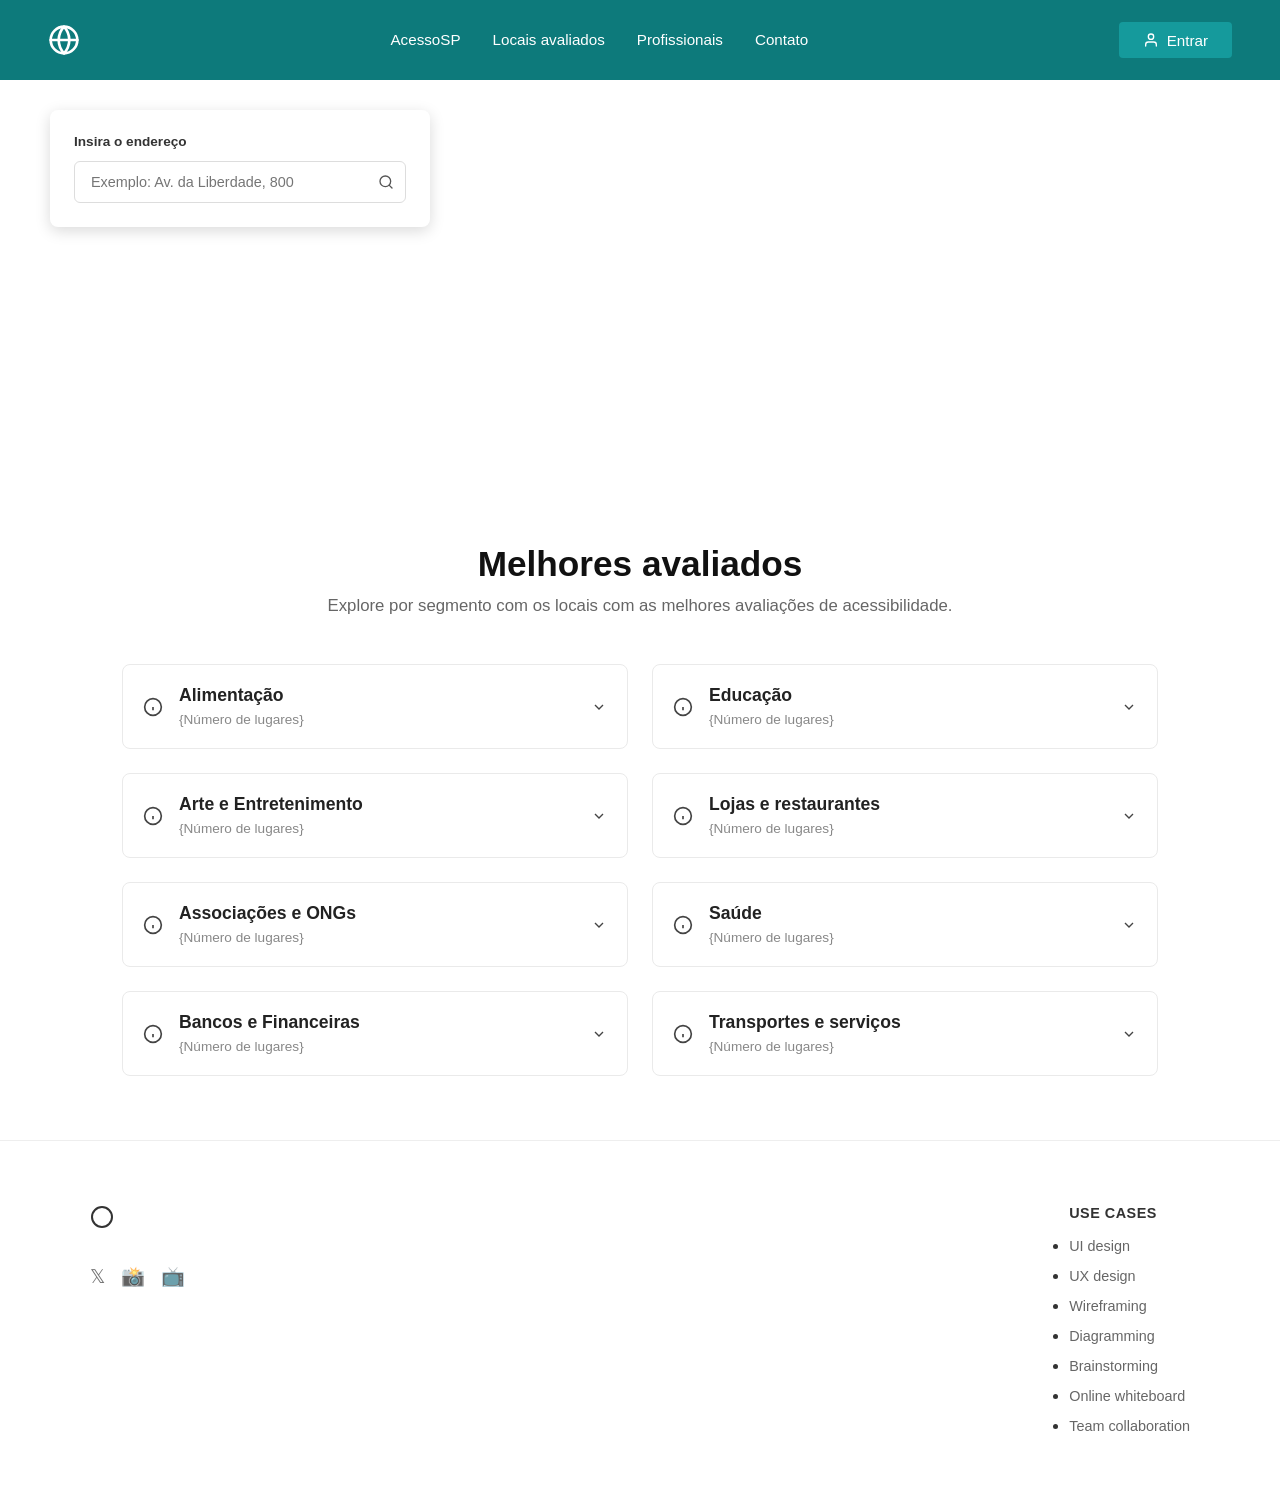
<file: mapa.html>
<!DOCTYPE html>
<html lang="pt-BR">
<head>
    <meta charset="UTF-8">
    <meta name="viewport" content="width=device-width, initial-scale=1.0">
    <title>Melhores Avaliados - AcessoSP</title>
    <link rel="stylesheet" href="estilos/mapa.css">
</head>
<body class="page">

    <header class="header">
        <div class="header__logo">
            <svg width="32" height="32" viewBox="0 0 24 24" fill="none" stroke="white" stroke-width="2" stroke-linecap="round" stroke-linejoin="round">
                <circle cx="12" cy="12" r="10"></circle>
                <line x1="2" y1="12" x2="22" y2="12"></line>
                <path d="M12 2a15.3 15.3 0 0 1 4 10 15.3 15.3 0 0 1-4 10 15.3 15.3 0 0 1-4-10 15.3 15.3 0 0 1 4-10z"></path>
            </svg>
        </div>
        <nav class="header__nav">
            <ul class="header__nav-list">
                <li class="header__nav-item"><a href="#" class="header__nav-link">AcessoSP</a></li>
                <li class="header__nav-item"><a href="#" class="header__nav-link">Locais avaliados</a></li>
                <li class="header__nav-item"><a href="#" class="header__nav-link">Profissionais</a></li>
                <li class="header__nav-item"><a href="#" class="header__nav-link">Contato</a></li>
            </ul>
        </nav>
        <button class="header__login-btn">
            <svg class="header__login-icon" width="16" height="16" viewBox="0 0 24 24" fill="none" stroke="currentColor" stroke-width="2" stroke-linecap="round" stroke-linejoin="round">
                <path d="M20 21v-2a4 4 0 0 0-4-4H8a4 4 0 0 0-4 4v2"></path>
                <circle cx="12" cy="7" r="4"></circle>
            </svg>
            Entrar
        </button>
    </header>

    <main class="main-content">
        
        <section class="hero">
            <iframe 
                src="https://www.google.com/maps/embed?pb=!1m14!1m12!1m3!1d14621.164981370839!2d-46.6222736!3d-23.62973865!2m3!1f0!2f0!3f0!3m2!1i1024!2i768!4f13.1!5e0!3m2!1spt-BR!2sbr!4v1778990247089!5m2!1spt-BR!2sbr" class="hero__iframe"style="border:0; height="741px" allowfullscreen="" loading="lazy" referrerpolicy="no-referrer-when-downgrade">
            </iframe>

            <div class="hero__search-card">
                <label class="hero__label" for="address-input">Insira o endereço</label>
                <div class="hero__input-wrapper">
                    <input type="text" id="address-input" class="hero__input" placeholder="Exemplo: Av. da Liberdade, 800">
                    <button class="hero__search-btn" aria-label="Buscar">
                        <svg width="16" height="16" viewBox="0 0 24 24" fill="none" stroke="#555" stroke-width="2" stroke-linecap="round" stroke-linejoin="round">
                            <circle cx="11" cy="11" r="8"></circle>
                            <line x1="21" y1="21" x2="16.65" y2="16.65"></line>
                        </svg>
                    </button>
                </div>
            </div>
        </section>

        <section class="categories">
            <header class="categories__header">
                <h1 class="categories__title">Melhores avaliados</h1>
                <p class="categories__subtitle">Explore por segmento com os locais com as melhores avaliações de acessibilidade.</p>
            </header>

            <div class="categories__grid">
                <article class="category-card">
                    <div class="category-card__icon-container">
                        <svg class="category-card__icon" width="20" height="20" viewBox="0 0 24 24" fill="none" stroke="currentColor" stroke-width="2"><circle cx="12" cy="12" r="10"></circle><line x1="12" y1="16" x2="12" y2="12"></line><line x1="12" y1="8" x2="12.01" y2="8"></line></svg>
                    </div>
                    <div class="category-card__content">
                        <h2 class="category-card__title">Alimentação</h2>
                        <span class="category-card__count">{Número de lugares}</span>
                    </div>
                    <svg class="category-card__arrow" width="16" height="16" viewBox="0 0 24 24" fill="none" stroke="currentColor" stroke-width="2"><polyline points="6 9 12 15 18 9"></polyline></svg>
                </article>

                <article class="category-card">
                    <div class="category-card__icon-container">
                        <svg class="category-card__icon" width="20" height="20" viewBox="0 0 24 24" fill="none" stroke="currentColor" stroke-width="2"><circle cx="12" cy="12" r="10"></circle><line x1="12" y1="16" x2="12" y2="12"></line><line x1="12" y1="8" x2="12.01" y2="8"></line></svg>
                    </div>
                    <div class="category-card__content">
                        <h2 class="category-card__title">Educação</h2>
                        <span class="category-card__count">{Número de lugares}</span>
                    </div>
                    <svg class="category-card__arrow" width="16" height="16" viewBox="0 0 24 24" fill="none" stroke="currentColor" stroke-width="2"><polyline points="6 9 12 15 18 9"></polyline></svg>
                </article>

                <article class="category-card">
                    <div class="category-card__icon-container">
                        <svg class="category-card__icon" width="20" height="20" viewBox="0 0 24 24" fill="none" stroke="currentColor" stroke-width="2"><circle cx="12" cy="12" r="10"></circle><line x1="12" y1="16" x2="12" y2="12"></line><line x1="12" y1="8" x2="12.01" y2="8"></line></svg>
                    </div>
                    <div class="category-card__content">
                        <h2 class="category-card__title">Arte e Entretenimento</h2>
                        <span class="category-card__count">{Número de lugares}</span>
                    </div>
                    <svg class="category-card__arrow" width="16" height="16" viewBox="0 0 24 24" fill="none" stroke="currentColor" stroke-width="2"><polyline points="6 9 12 15 18 9"></polyline></svg>
                </article>

                <article class="category-card">
                    <div class="category-card__icon-container">
                        <svg class="category-card__icon" width="20" height="20" viewBox="0 0 24 24" fill="none" stroke="currentColor" stroke-width="2"><circle cx="12" cy="12" r="10"></circle><line x1="12" y1="16" x2="12" y2="12"></line><line x1="12" y1="8" x2="12.01" y2="8"></line></svg>
                    </div>
                    <div class="category-card__content">
                        <h2 class="category-card__title">Lojas e restaurantes</h2>
                        <span class="category-card__count">{Número de lugares}</span>
                    </div>
                    <svg class="category-card__arrow" width="16" height="16" viewBox="0 0 24 24" fill="none" stroke="currentColor" stroke-width="2"><polyline points="6 9 12 15 18 9"></polyline></svg>
                </article>

                <article class="category-card">
                    <div class="category-card__icon-container">
                        <svg class="category-card__icon" width="20" height="20" viewBox="0 0 24 24" fill="none" stroke="currentColor" stroke-width="2"><circle cx="12" cy="12" r="10"></circle><line x1="12" y1="16" x2="12" y2="12"></line><line x1="12" y1="8" x2="12.01" y2="8"></line></svg>
                    </div>
                    <div class="category-card__content">
                        <h2 class="category-card__title">Associações e ONGs</h2>
                        <span class="category-card__count">{Número de lugares}</span>
                    </div>
                    <svg class="category-card__arrow" width="16" height="16" viewBox="0 0 24 24" fill="none" stroke="currentColor" stroke-width="2"><polyline points="6 9 12 15 18 9"></polyline></svg>
                </article>

                <article class="category-card">
                    <div class="category-card__icon-container">
                        <svg class="category-card__icon" width="20" height="20" viewBox="0 0 24 24" fill="none" stroke="currentColor" stroke-width="2"><circle cx="12" cy="12" r="10"></circle><line x1="12" y1="16" x2="12" y2="12"></line><line x1="12" y1="8" x2="12.01" y2="8"></line></svg>
                    </div>
                    <div class="category-card__content">
                        <h2 class="category-card__title">Saúde</h2>
                        <span class="category-card__count">{Número de lugares}</span>
                    </div>
                    <svg class="category-card__arrow" width="16" height="16" viewBox="0 0 24 24" fill="none" stroke="currentColor" stroke-width="2"><polyline points="6 9 12 15 18 9"></polyline></svg>
                </article>

                <article class="category-card">
                    <div class="category-card__icon-container">
                        <svg class="category-card__icon" width="20" height="20" viewBox="0 0 24 24" fill="none" stroke="currentColor" stroke-width="2"><circle cx="12" cy="12" r="10"></circle><line x1="12" y1="16" x2="12" y2="12"></line><line x1="12" y1="8" x2="12.01" y2="8"></line></svg>
                    </div>
                    <div class="category-card__content">
                        <h2 class="category-card__title">Bancos e Financeiras</h2>
                        <span class="category-card__count">{Número de lugares}</span>
                    </div>
                    <svg class="category-card__arrow" width="16" height="16" viewBox="0 0 24 24" fill="none" stroke="currentColor" stroke-width="2"><polyline points="6 9 12 15 18 9"></polyline></svg>
                </article>

                <article class="category-card">
                    <div class="category-card__icon-container">
                        <svg class="category-card__icon" width="20" height="20" viewBox="0 0 24 24" fill="none" stroke="currentColor" stroke-width="2"><circle cx="12" cy="12" r="10"></circle><line x1="12" y1="16" x2="12" y2="12"></line><line x1="12" y1="8" x2="12.01" y2="8"></line></svg>
                    </div>
                    <div class="category-card__content">
                        <h2 class="category-card__title">Transportes e serviços</h2>
                        <span class="category-card__count">{Número de lugares}</span>
                    </div>
                    <svg class="category-card__arrow" width="16" height="16" viewBox="0 0 24 24" fill="none" stroke="currentColor" stroke-width="2"><polyline points="6 9 12 15 18 9"></polyline></svg>
                </article>
            </div>
        </section>
    </main>

    <footer class="footer">
        <div class="footer__container">
            <div class="footer__brand-side">
                <div class="footer__logo">
                    <svg width="24" height="24" viewBox="0 0 24 24" fill="none" stroke="#333" stroke-width="2"><circle cx="12" cy="12" r="10"></circle></svg>
                </div>
                <div class="footer__socials">
                    <a href="#" class="footer__social-link">𝕏</a>
                    <a href="#" class="footer__social-link">📸</a>
                    <a href="#" class="footer__social-link">📺</a>
                </div>
            </div>

            <div class="footer__links-side">
                <h3 class="footer__links-title">Use cases</h3>
                <ul class="footer__links-list">
                    <li><a href="#" class="footer__link">UI design</a></li>
                    <li><a href="#" class="footer__link">UX design</a></li>
                    <li><a href="#" class="footer__link">Wireframing</a></li>
                    <li><a href="#" class="footer__link">Diagramming</a></li>
                    <li><a href="#" class="footer__link">Brainstorming</a></li>
                    <li><a href="#" class="footer__link">Online whiteboard</a></li>
                    <li><a href="#" class="footer__link">Team collaboration</a></li>
                </ul>
            </div>
        </div>
    </footer>

</body>
</html>
</file>
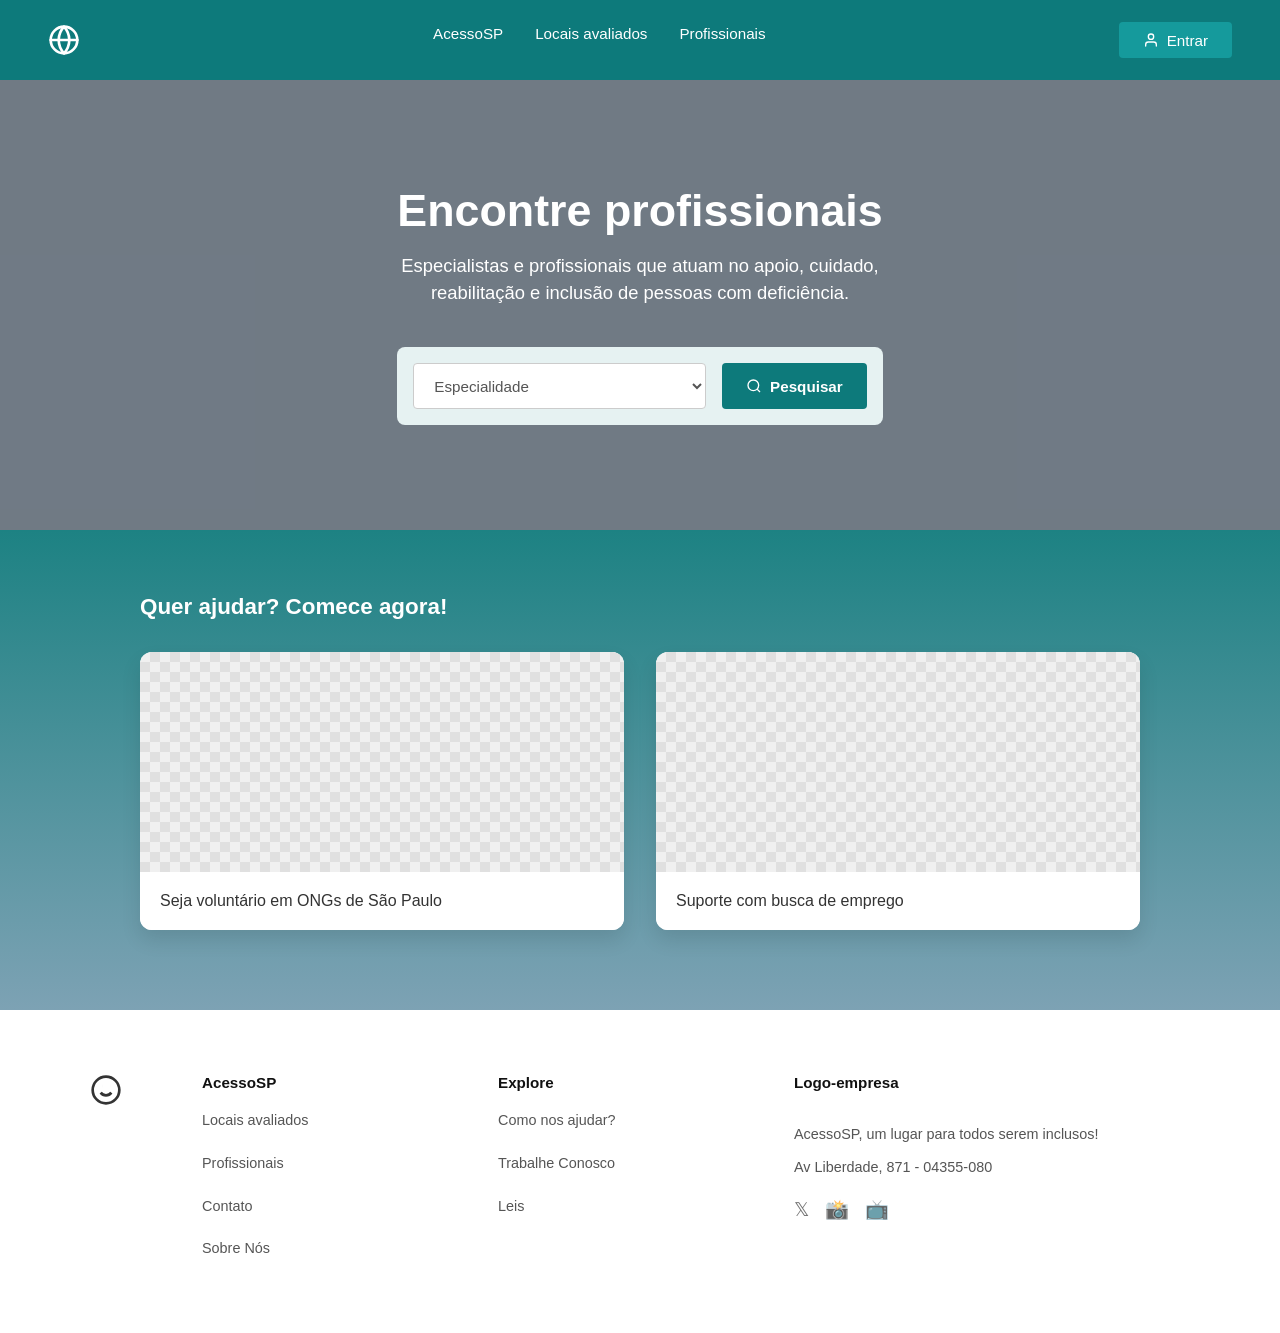
<file: paginas/encontre-profisionais.html>
<!DOCTYPE html>
<html lang="pt-BR">
<head>
    <meta charset="UTF-8">
    <meta name="viewport" content="width=device-width, initial-scale=1.0">
    <title>Encontre Profissionais - AcessoSP</title>
    <link rel="stylesheet" href="../estilos/global.css">
    <link rel="stylesheet" href="../estilos/encontre-profissionais.css">
</head>
<body class="page">

    <header class="header">
        <div class="header__logo">
            <svg width="32" height="32" viewBox="0 0 24 24" fill="none" stroke="white" stroke-width="2" stroke-linecap="round" stroke-linejoin="round">
                <circle cx="12" cy="12" r="10"></circle>
                <line x1="2" y1="12" x2="22" y2="12"></line>
                <path d="M12 2a15.3 15.3 0 0 1 4 10 15.3 15.3 0 0 1-4 10 15.3 15.3 0 0 1-4-10 15.3 15.3 0 0 1 4-10z"></path>
            </svg>
        </div>
        <nav class="header__nav">
            <ul class="header__nav-list">
                <li class="header__nav-item"><a href="#" class="header__nav-link">AcessoSP</a></li>
                <li class="header__nav-item"><a href="#" class="header__nav-link">Locais avaliados</a></li>
                <li class="header__nav-item"><a href="#" class="header__nav-link">Profissionais</a></li>
            </ul>
        </nav>
        <button class="header__login-btn">
            <svg class="header__login-icon" width="16" height="16" viewBox="0 0 24 24" fill="none" stroke="currentColor" stroke-width="2" stroke-linecap="round" stroke-linejoin="round">
                <path d="M20 21v-2a4 4 0 0 0-4-4H8a4 4 0 0 0-4 4v2"></path>
                <circle cx="12" cy="7" r="4"></circle>
            </svg>
            Entrar
        </button>
    </header>

    <main class="main-content">
        
        <section class="hero-professionals">
            <div class="hero-professionals__overlay"></div>
            
            <div class="hero-professionals__content">
                <h1 class="hero-professionals__title">Encontre profissionais</h1>
                <p class="hero-professionals__subtitle">
                    Especialistas e profissionais que atuam no apoio, cuidado,<br>
                    reabilitação e inclusão de pessoas com deficiência.
                </p>

                <form class="hero-professionals__search-box">
                    <div class="hero-professionals__input-group">
                        <select class="hero-professionals__select" required>
                            <option value="" disabled selected>Especialidade</option>
                            <option value="fisioterapia">Fisioterapia</option>
                            <option value="fonoaudiologia">Fonoaudiologia</option>
                            <option value="psicologia">Psicologia</option>
                            <option value="terapia-ocupacional">Terapia Ocupacional</option>
                        </select>
                    </div>
                    <button type="submit" class="hero-professionals__search-btn">
                        <svg width="16" height="16" viewBox="0 0 24 24" fill="none" stroke="currentColor" stroke-width="2">
                            <circle cx="11" cy="11" r="8"></circle>
                            <line x1="21" y1="21" x2="16.65" y2="16.65"></line>
                        </svg>
                        Pesquisar
                    </button>
                </form>
            </div>
        </section>

        <section class="help-section">
            <div class="help-section__container">
                <h2 class="help-section__title">Quer ajudar? Comece agora!</h2>
                
                <div class="help-section__grid">
                    <article class="help-card">
                        <div class="help-card__image-placeholder"></div>
                        <div class="help-card__content">
                            <p class="help-card__label">Seja voluntário em ONGs de São Paulo</p>
                        </div>
                    </article>

                    <article class="help-card">
                        <div class="help-card__image-placeholder"></div>
                        <div class="help-card__content">
                            <p class="help-card__label">Suporte com busca de emprego</p>
                        </div>
                    </article>
                </div>
            </div>
        </section>

    </main>

    <footer class="footer">
        <div class="footer__container">
            <div class="footer__column footer__column--logo">
                <svg width="32" height="32" viewBox="0 0 24 24" fill="none" stroke="#333" stroke-width="2"><circle cx="12" cy="12" r="10"></circle><path d="M8 14s1.5 2 4 2 4-2 4-2"></path><line x1="9" y1="9" x2="9.01" y2="9"></line><line x1="15" y1="9" x2="15.01" y2="9"></line></svg>
            </div>

            <div class="footer__column">
                <h3 class="footer__title">AcessoSP</h3>
                <ul class="footer__list">
                    <li><a href="#" class="footer__link">Locais avaliados</a></li>
                    <li><a href="#" class="footer__link">Profissionais</a></li>
                    <li><a href="#" class="footer__link">Contato</a></li>
                    <li><a href="#" class="footer__link">Sobre Nós</a></li>
                </ul>
            </div>

            <div class="footer__column">
                <h3 class="footer__title">Explore</h3>
                <ul class="footer__list">
                    <li><a href="#" class="footer__link">Como nos ajudar?</a></li>
                    <li><a href="#" class="footer__link">Trabalhe Conosco</a></li>
                    <li><a href="#" class="footer__link">Leis</a></li>
                </ul>
            </div>

            <div class="footer__column footer__column--info">
                <h3 class="footer__title">Logo-empresa</h3>
                <p class="footer__text">AcessoSP, um lugar para todos serem inclusos!</p>
                <p class="footer__text">Av Liberdade, 871 - 04355-080</p>
                <div class="footer__socials">
                    <a href="#" class="footer__social-link">𝕏</a>
                    <a href="#" class="footer__social-link">📸</a>
                    <a href="#" class="footer__social-link">📺</a>
                </div>
            </div>
        </div>
    </footer>

</body>
</html>
</file>
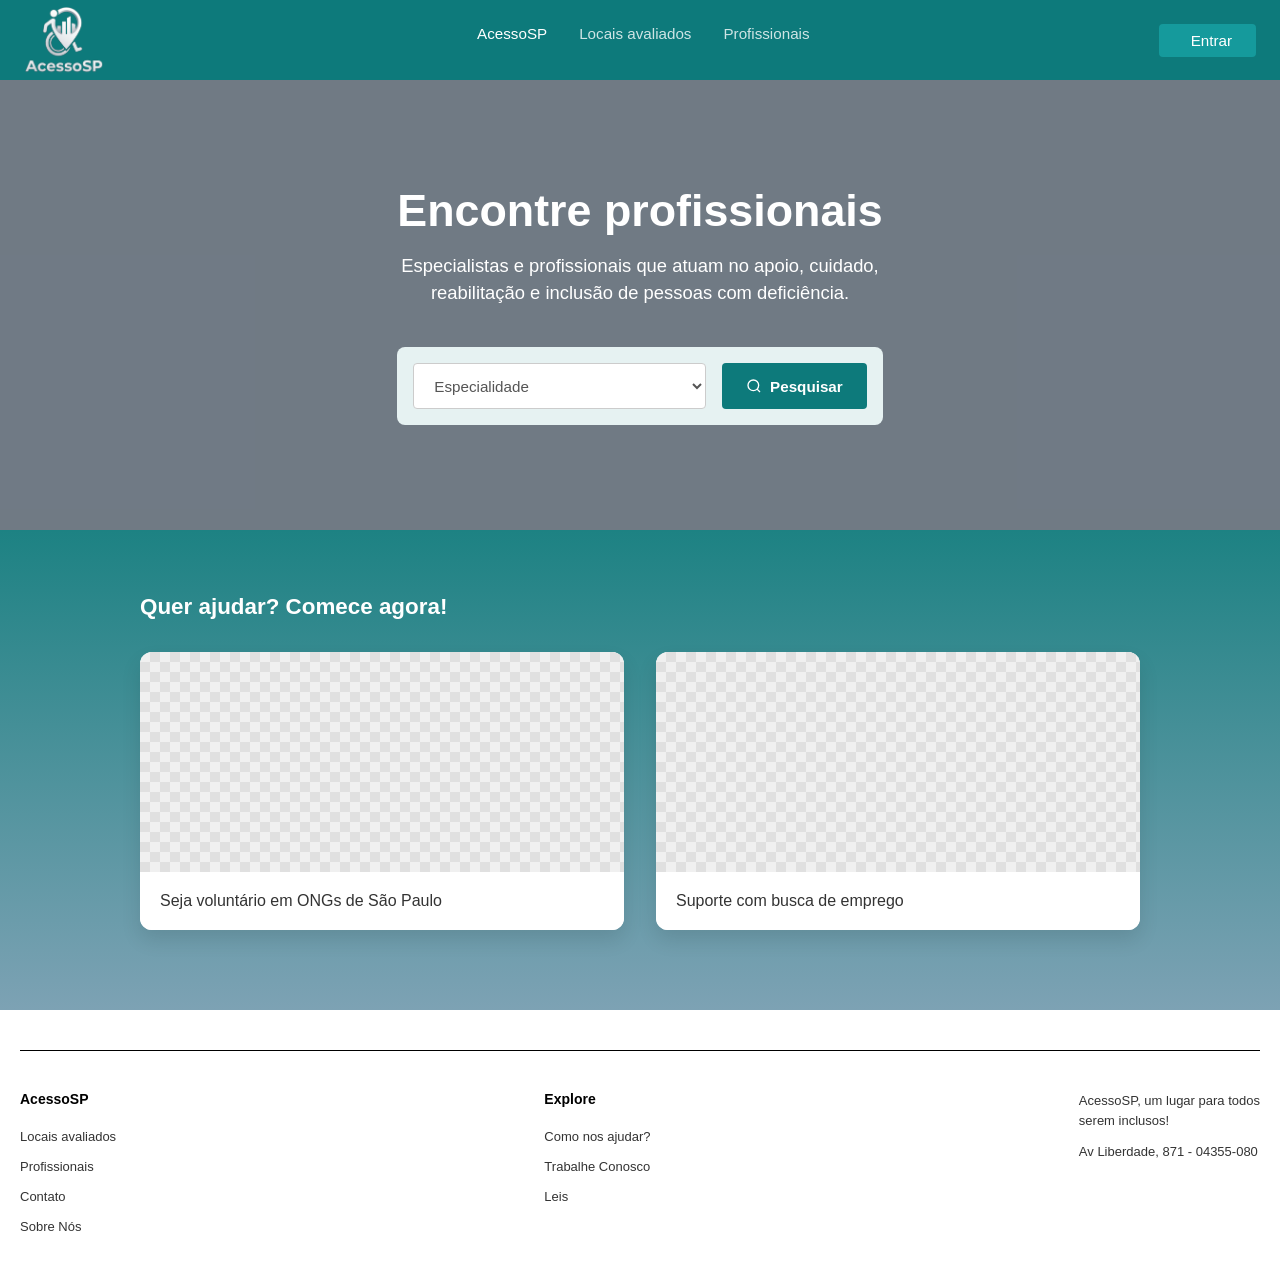
<file: paginas/encontre-profissionais.html>
<!DOCTYPE html>
<html lang="pt-BR">
<head>
    <meta charset="UTF-8">
    <meta name="viewport" content="width=device-width, initial-scale=1.0">
    <title>Encontre Profissionais - AcessoSP</title>
    <link rel="stylesheet" href="../estilos/global.css">
    <link rel="stylesheet" href="../estilos/encontre-profissionais.css">
</head>
<body class="page">

    <header class="navbar">
        <a href="index.html" class="navbar__logo">
            <img class="cabecalho_navegacao-logo" src="../assets/logo-header.png" alt="Logo do AcessoSP">
        </a>

        <button class="navbar__toggle" aria-label="Abrir menu" onclick="toggleMenu()">
            <span class="navbar__toggle-bar"></span>
            <span class="navbar__toggle-bar"></span>
            <span class="navbar__toggle-bar"></span>
        </button>

        <nav class="navbar__menu" id="navbarMenu">
            <ul class="navbar__list">
                <li class="navbar__nav-item"><a href="index.html" class="navbar__link navbar__link--active">AcessoSP</a></li>
                <li class="navbar__nav-item"><a href="locais-avaliados.html" class="navbar__link">Locais avaliados</a></li>
                <li class="navbar__nav-item"><a href="profissionais.html" class="navbar__link">Profissionais</a></li>
            </ul>
            <a href="login.html" class="navbar__login-btn">
                <i class="fa-regular fa-user"></i> Entrar
            </a>
        </nav>
    </header>

    <main class="main-content">
        
        <section class="hero-professionals">
            <div class="hero-professionals__overlay"></div>
            
            <div class="hero-professionals__content">
                <h1 class="hero-professionals__title">Encontre profissionais</h1>
                <p class="hero-professionals__subtitle">
                    Especialistas e profissionais que atuam no apoio, cuidado,<br>
                    reabilitação e inclusão de pessoas com deficiência.
                </p>

                <form class="hero-professionals__search-box">
                    <div class="hero-professionals__input-group">
                        <select class="hero-professionals__select" required>
                            <option value="" disabled selected>Especialidade</option>
                            <option value="fisioterapia">Fisioterapia</option>
                            <option value="fonoaudiologia">Fonoaudiologia</option>
                            <option value="psicologia">Psicologia</option>
                            <option value="terapia-ocupacional">Terapia Ocupacional</option>
                        </select>
                    </div>
                    <button type="submit" class="hero-professionals__search-btn">
                        <svg width="16" height="16" viewBox="0 0 24 24" fill="none" stroke="currentColor" stroke-width="2">
                            <circle cx="11" cy="11" r="8"></circle>
                            <line x1="21" y1="21" x2="16.65" y2="16.65"></line>
                        </svg>
                        Pesquisar
                    </button>
                </form>
            </div>
        </section>

        <section class="help-section">
            <div class="help-section__container">
                <h2 class="help-section__title">Quer ajudar? Comece agora!</h2>
                
                <div class="help-section__grid">
                    <article class="help-card">
                        <div class="help-card__image-placeholder"></div>
                        <div class="help-card__content">
                            <p class="help-card__label">Seja voluntário em ONGs de São Paulo</p>
                        </div>
                    </article>

                    <article class="help-card">
                        <div class="help-card__image-placeholder"></div>
                        <div class="help-card__content">
                            <p class="help-card__label">Suporte com busca de emprego</p>
                        </div>
                    </article>
                </div>
            </div>
        </section>

    </main>

<footer>
        <hr class="linha-footer">
        <div class="container footer-container">
            <div class="footer-coluna">
                <h3>AcessoSP</h3>
                <ul>
                    <li><a href="locais-avaliados.html">Locais avaliados</a></li>
                    <li><a href="profissionais.html">Profissionais</a></li>
                    <li><a href="contato.html">Contato</a></li>
                    <li><a href="">Sobre Nós</a></li>
                </ul>
            </div>
            
            <div class="footer-coluna">
                <h3>Explore</h3>
                <ul>
                    <li><a href="">Como nos ajudar?</a></li>
                    <li><a href="">Trabalhe Conosco</a></li>
                    <li><a href="">Leis</a></li>
                </ul>
            </div>
            
            <div class="footer-coluna info-empresa">
                <p>AcessoSP, um lugar para todos<br>serem inclusos!</p>
                <p>Av Liberdade, 871 - 04355-080</p>
                
                <div class="redes-sociais">
                    <a href=""><i class="fa-brands fa-x-twitter"></i></a>
                    <a href=""><i class="fa-brands fa-instagram"></i></a>
                    <a href=""><i class="fa-brands fa-youtube"></i></a>
                </div>
            </div>
        </div>
    </footer>
    <script>
        function toggleMenu() {
            const menu = document.getElementById('navbarMenu');
            menu.classList.toggle('navbar__menu--open');
        }
    </script>

</body>
</html>
</file>
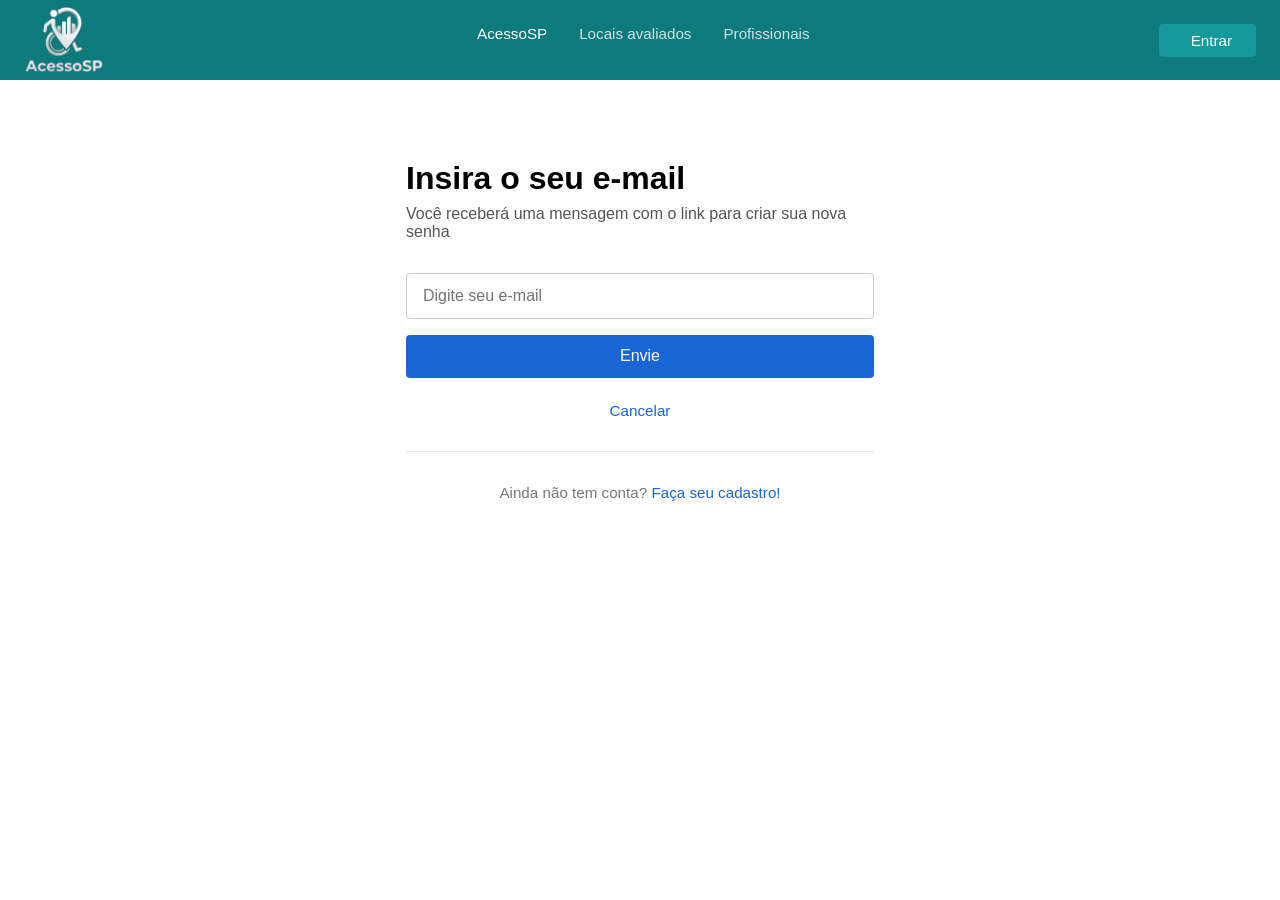
<file: paginas/esqueci.html>
<!DOCTYPE html>
<html lang="pt-BR">
<head>
    <meta charset="UTF-8">
    <meta name="viewport" content="width=device-width, initial-scale=1.0">
    <title>Recuperação de Senha - AcessoSP</title>
    <link rel="stylesheet" href="../estilos/global.css">
    <link rel="stylesheet" href="../estilos/esqueci.css">
</head>
<body class="page">
    
    <header class="navbar">
        <a href="index.html" class="navbar__logo">
            <img class="cabecalho_navegacao-logo" src="../assets/logo-header.png" alt="Logo do AcessoSP">
        </a>

        <button class="navbar__toggle" aria-label="Abrir menu" onclick="toggleMenu()">
            <span class="navbar__toggle-bar"></span>
            <span class="navbar__toggle-bar"></span>
            <span class="navbar__toggle-bar"></span>
        </button>

        <nav class="navbar__menu" id="navbarMenu">
            <ul class="navbar__list">
                <li class="navbar__nav-item"><a href="index.html" class="navbar__link navbar__link--active">AcessoSP</a></li>
                <li class="navbar__nav-item"><a href="locais-avaliados.html" class="navbar__link">Locais avaliados</a></li>
                <li class="navbar__nav-item"><a href="encontre-profissionais.html" class="navbar__link">Profissionais</a></li>
            </ul>
            <a href="login.html" class="navbar__login-btn">
                <i class="fa-regular fa-user"></i> Entrar
            </a>
        </nav>
    </header>
    <main class="main-content">
        <section class="password-recovery">
            <div class="password-recovery__container">
                
                <h1 class="password-recovery__title">Insira o seu e-mail</h1>
                <p class="password-recovery__description">Você receberá uma mensagem com o link para criar sua nova senha</p>

                <form class="password-recovery__form" action="#" method="POST">
                    <input 
                        type="email" 
                        class="password-recovery__input" 
                        placeholder="Digite seu e-mail" 
                        required
                    >
                    <button type="submit" class="password-recovery__submit-btn">Envie</button>
                    <a href="#" class="password-recovery__cancel-link">Cancelar</a>
                </form>

                <hr class="password-recovery__divider">

                <p class="password-recovery__footer-text">
                    Ainda não tem conta? <a href="cadastro.html" class="password-recovery__signup-link">Faça seu cadastro!</a>
                </p>

            </div>
        </section>
    </main>
</body>
</html>
</file>
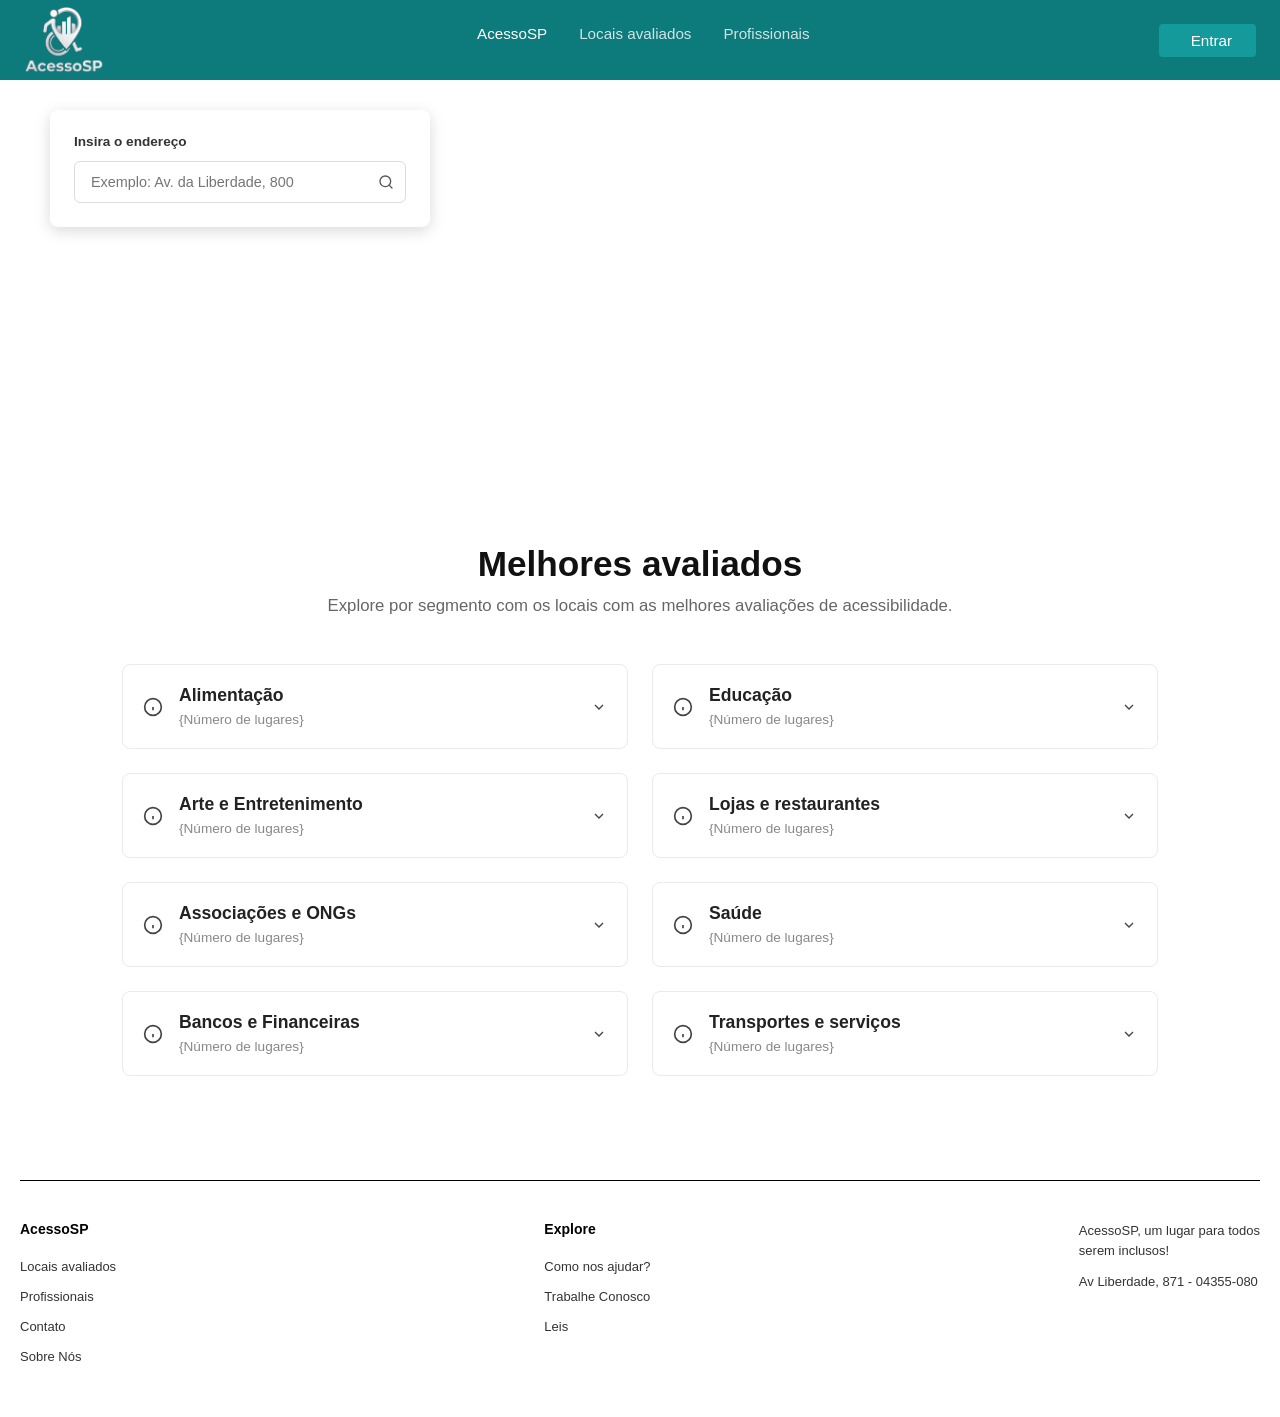
<file: paginas/locais-avaliados.html>
<!DOCTYPE html>
<html lang="pt-BR">
<head>
    <meta charset="UTF-8">
    <meta name="viewport" content="width=device-width, initial-scale=1.0">
    <title>Melhores Avaliados - AcessoSP</title>
    <link rel="stylesheet" href="../estilos/locais-avaliados.css">
    <link rel="stylesheet" href="../estilos/global.css">
</head>
<body class="page">
    <header class="navbar">
        <a href="index.html" class="navbar__logo">
            <img class="cabecalho_navegacao-logo" src="../assets/logo-header.png" alt="Logo do AcessoSP">
        </a>

        <button class="navbar__toggle" aria-label="Abrir menu" onclick="toggleMenu()">
            <span class="navbar__toggle-bar"></span>
            <span class="navbar__toggle-bar"></span>
            <span class="navbar__toggle-bar"></span>
        </button>

        <nav class="navbar__menu" id="navbarMenu">
            <ul class="navbar__list">
                <li class="navbar__nav-item"><a href="index.html" class="navbar__link navbar__link--active">AcessoSP</a></li>
                <li class="navbar__nav-item"><a href="locais-avaliados.html" class="navbar__link">Locais avaliados</a></li>
                <li class="navbar__nav-item"><a href="encontre-profissionais.html" class="navbar__link">Profissionais</a></li>
            </ul>
            <a href="login.html" class="navbar__login-btn">
                <i class="fa-regular fa-user"></i> Entrar
            </a>
        </nav>
    </header>

    <main class="main-content">
        
        <section class="hero">
            <iframe 
                src="https://www.google.com/maps/embed?pb=!1m14!1m12!1m3!1d14621.164981370839!2d-46.6222736!3d-23.62973865!2m3!1f0!2f0!3f0!3m2!1i1024!2i768!4f13.1!5e0!3m2!1spt-BR!2sbr!4v1778990247089!5m2!1spt-BR!2sbr" class="hero__iframe"style="border:0; height="741px" allowfullscreen="" loading="lazy" referrerpolicy="no-referrer-when-downgrade">
            </iframe>

            <div class="hero__search-card">
                <label class="hero__label" for="address-input">Insira o endereço</label>
                <div class="hero__input-wrapper">
                    <input type="text" id="address-input" class="hero__input" placeholder="Exemplo: Av. da Liberdade, 800">
                    <button class="hero__search-btn" aria-label="Buscar">
                        <svg width="16" height="16" viewBox="0 0 24 24" fill="none" stroke="#555" stroke-width="2" stroke-linecap="round" stroke-linejoin="round">
                            <circle cx="11" cy="11" r="8"></circle>
                            <line x1="21" y1="21" x2="16.65" y2="16.65"></line>
                        </svg>
                    </button>
                </div>
            </div>
        </section>

        <section class="categories">
            <header class="categories__header">
                <h1 class="categories__title">Melhores avaliados</h1>
                <p class="categories__subtitle">Explore por segmento com os locais com as melhores avaliações de acessibilidade.</p>
            </header>

            <div class="categories__grid">
                <article class="category-card">
                    <div class="category-card__icon-container">
                        <svg class="category-card__icon" width="20" height="20" viewBox="0 0 24 24" fill="none" stroke="currentColor" stroke-width="2"><circle cx="12" cy="12" r="10"></circle><line x1="12" y1="16" x2="12" y2="12"></line><line x1="12" y1="8" x2="12.01" y2="8"></line></svg>
                    </div>
                    <div class="category-card__content">
                        <h2 class="category-card__title">Alimentação</h2>
                        <span class="category-card__count">{Número de lugares}</span>
                    </div>
                    <svg class="category-card__arrow" width="16" height="16" viewBox="0 0 24 24" fill="none" stroke="currentColor" stroke-width="2"><polyline points="6 9 12 15 18 9"></polyline></svg>
                </article>

                <article class="category-card">
                    <div class="category-card__icon-container">
                        <svg class="category-card__icon" width="20" height="20" viewBox="0 0 24 24" fill="none" stroke="currentColor" stroke-width="2"><circle cx="12" cy="12" r="10"></circle><line x1="12" y1="16" x2="12" y2="12"></line><line x1="12" y1="8" x2="12.01" y2="8"></line></svg>
                    </div>
                    <div class="category-card__content">
                        <h2 class="category-card__title">Educação</h2>
                        <span class="category-card__count">{Número de lugares}</span>
                    </div>
                    <svg class="category-card__arrow" width="16" height="16" viewBox="0 0 24 24" fill="none" stroke="currentColor" stroke-width="2"><polyline points="6 9 12 15 18 9"></polyline></svg>
                </article>

                <article class="category-card">
                    <div class="category-card__icon-container">
                        <svg class="category-card__icon" width="20" height="20" viewBox="0 0 24 24" fill="none" stroke="currentColor" stroke-width="2"><circle cx="12" cy="12" r="10"></circle><line x1="12" y1="16" x2="12" y2="12"></line><line x1="12" y1="8" x2="12.01" y2="8"></line></svg>
                    </div>
                    <div class="category-card__content">
                        <h2 class="category-card__title">Arte e Entretenimento</h2>
                        <span class="category-card__count">{Número de lugares}</span>
                    </div>
                    <svg class="category-card__arrow" width="16" height="16" viewBox="0 0 24 24" fill="none" stroke="currentColor" stroke-width="2"><polyline points="6 9 12 15 18 9"></polyline></svg>
                </article>

                <article class="category-card">
                    <div class="category-card__icon-container">
                        <svg class="category-card__icon" width="20" height="20" viewBox="0 0 24 24" fill="none" stroke="currentColor" stroke-width="2"><circle cx="12" cy="12" r="10"></circle><line x1="12" y1="16" x2="12" y2="12"></line><line x1="12" y1="8" x2="12.01" y2="8"></line></svg>
                    </div>
                    <div class="category-card__content">
                        <h2 class="category-card__title">Lojas e restaurantes</h2>
                        <span class="category-card__count">{Número de lugares}</span>
                    </div>
                    <svg class="category-card__arrow" width="16" height="16" viewBox="0 0 24 24" fill="none" stroke="currentColor" stroke-width="2"><polyline points="6 9 12 15 18 9"></polyline></svg>
                </article>

                <article class="category-card">
                    <div class="category-card__icon-container">
                        <svg class="category-card__icon" width="20" height="20" viewBox="0 0 24 24" fill="none" stroke="currentColor" stroke-width="2"><circle cx="12" cy="12" r="10"></circle><line x1="12" y1="16" x2="12" y2="12"></line><line x1="12" y1="8" x2="12.01" y2="8"></line></svg>
                    </div>
                    <div class="category-card__content">
                        <h2 class="category-card__title">Associações e ONGs</h2>
                        <span class="category-card__count">{Número de lugares}</span>
                    </div>
                    <svg class="category-card__arrow" width="16" height="16" viewBox="0 0 24 24" fill="none" stroke="currentColor" stroke-width="2"><polyline points="6 9 12 15 18 9"></polyline></svg>
                </article>

                <article class="category-card">
                    <div class="category-card__icon-container">
                        <svg class="category-card__icon" width="20" height="20" viewBox="0 0 24 24" fill="none" stroke="currentColor" stroke-width="2"><circle cx="12" cy="12" r="10"></circle><line x1="12" y1="16" x2="12" y2="12"></line><line x1="12" y1="8" x2="12.01" y2="8"></line></svg>
                    </div>
                    <div class="category-card__content">
                        <h2 class="category-card__title">Saúde</h2>
                        <span class="category-card__count">{Número de lugares}</span>
                    </div>
                    <svg class="category-card__arrow" width="16" height="16" viewBox="0 0 24 24" fill="none" stroke="currentColor" stroke-width="2"><polyline points="6 9 12 15 18 9"></polyline></svg>
                </article>

                <article class="category-card">
                    <div class="category-card__icon-container">
                        <svg class="category-card__icon" width="20" height="20" viewBox="0 0 24 24" fill="none" stroke="currentColor" stroke-width="2"><circle cx="12" cy="12" r="10"></circle><line x1="12" y1="16" x2="12" y2="12"></line><line x1="12" y1="8" x2="12.01" y2="8"></line></svg>
                    </div>
                    <div class="category-card__content">
                        <h2 class="category-card__title">Bancos e Financeiras</h2>
                        <span class="category-card__count">{Número de lugares}</span>
                    </div>
                    <svg class="category-card__arrow" width="16" height="16" viewBox="0 0 24 24" fill="none" stroke="currentColor" stroke-width="2"><polyline points="6 9 12 15 18 9"></polyline></svg>
                </article>

                <article class="category-card">
                    <div class="category-card__icon-container">
                        <svg class="category-card__icon" width="20" height="20" viewBox="0 0 24 24" fill="none" stroke="currentColor" stroke-width="2"><circle cx="12" cy="12" r="10"></circle><line x1="12" y1="16" x2="12" y2="12"></line><line x1="12" y1="8" x2="12.01" y2="8"></line></svg>
                    </div>
                    <div class="category-card__content">
                        <h2 class="category-card__title">Transportes e serviços</h2>
                        <span class="category-card__count">{Número de lugares}</span>
                    </div>
                    <svg class="category-card__arrow" width="16" height="16" viewBox="0 0 24 24" fill="none" stroke="currentColor" stroke-width="2"><polyline points="6 9 12 15 18 9"></polyline></svg>
                </article>
            </div>
        </section>
    </main>
    <footer>
        <hr class="linha-footer">
        <div class="container footer-container">
            <div class="footer-coluna">
                <h3>AcessoSP</h3>
                <ul>
                    <li><a href="locais-avaliados.html">Locais avaliados</a></li>
                    <li><a href="profissionais.html">Profissionais</a></li>
                    <li><a href="contato.html">Contato</a></li>
                    <li><a href="">Sobre Nós</a></li>
                </ul>
            </div>
            
            <div class="footer-coluna">
                <h3>Explore</h3>
                <ul>
                    <li><a href="">Como nos ajudar?</a></li>
                    <li><a href="">Trabalhe Conosco</a></li>
                    <li><a href="">Leis</a></li>
                </ul>
            </div>
            
            <div class="footer-coluna info-empresa">
                <p>AcessoSP, um lugar para todos<br>serem inclusos!</p>
                <p>Av Liberdade, 871 - 04355-080</p>
                
                <div class="redes-sociais">
                    <a href=""><i class="fa-brands fa-x-twitter"></i></a>
                    <a href=""><i class="fa-brands fa-instagram"></i></a>
                    <a href=""><i class="fa-brands fa-youtube"></i></a>
                </div>
            </div>
        </div>
    </footer>
    <script>
        function toggleMenu() {
            const menu = document.getElementById('navbarMenu');
            menu.classList.toggle('navbar__menu--open');
        }
    </script>
</body>
</html>
</file>
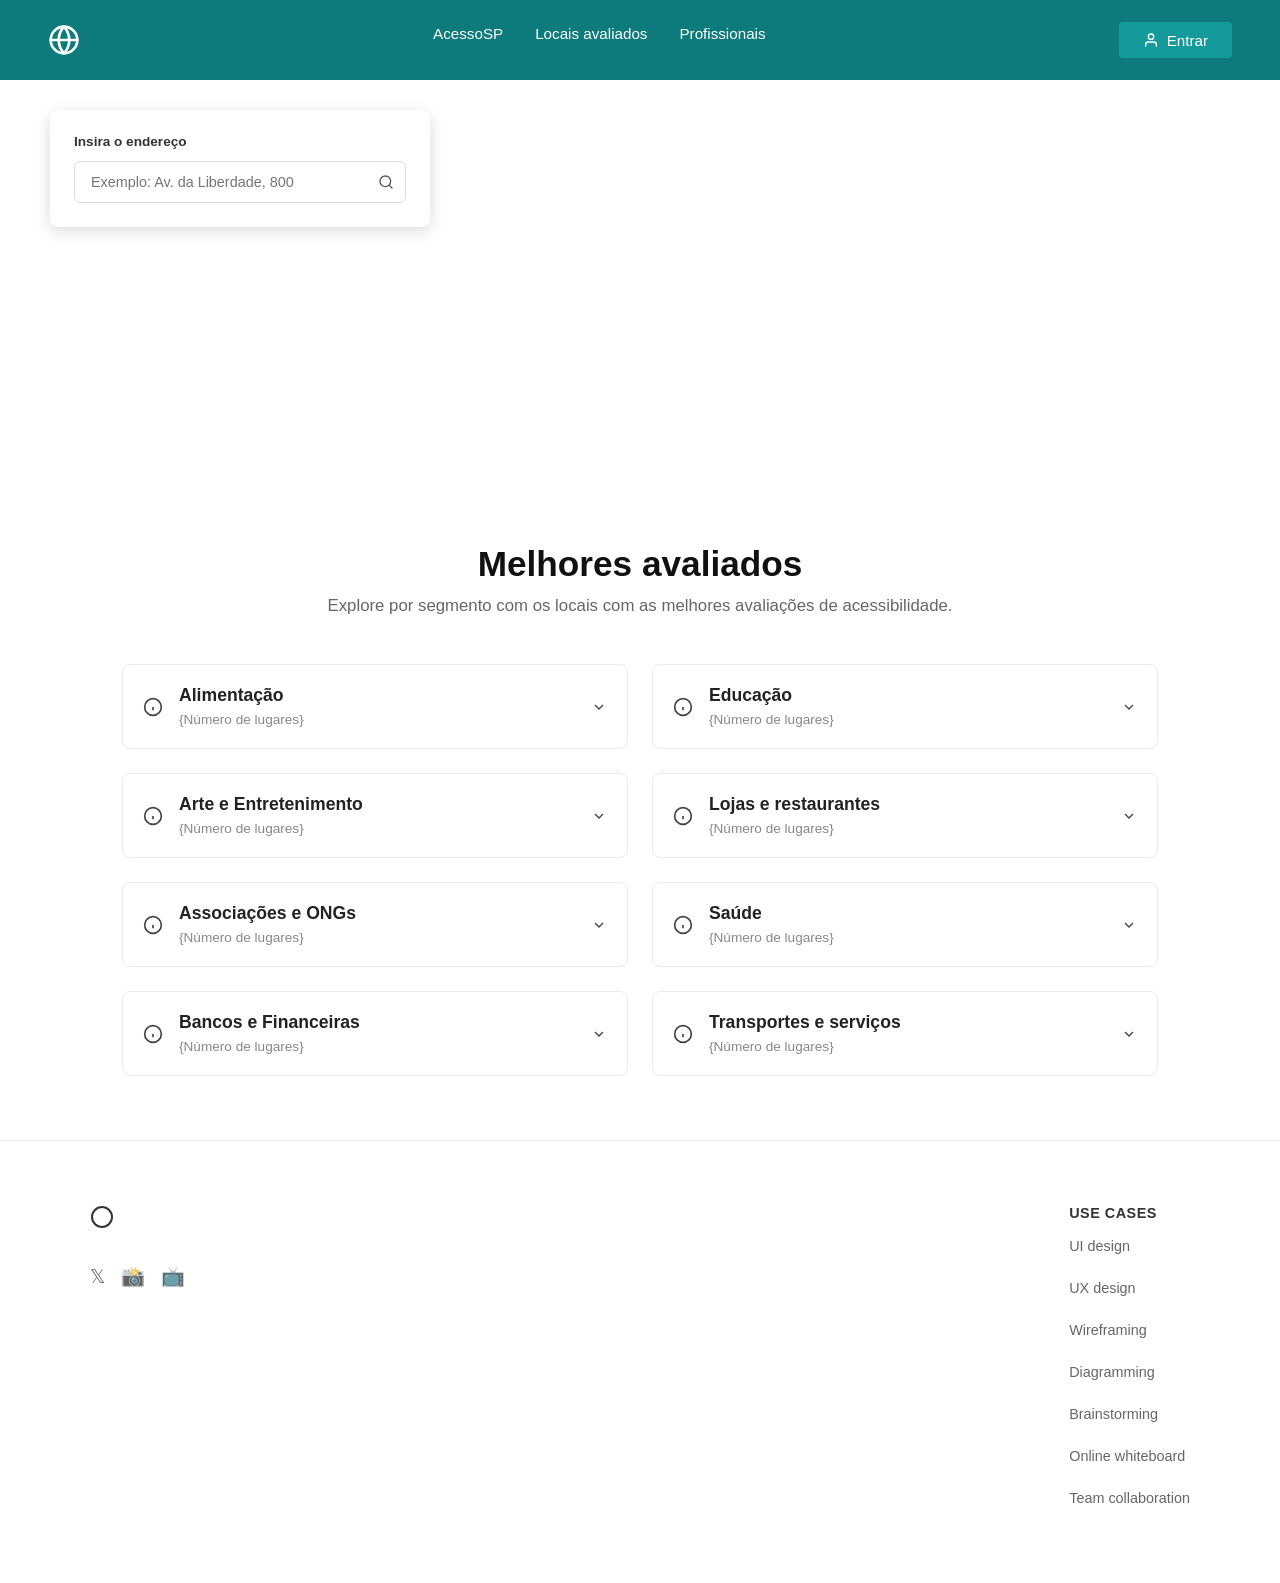
<file: paginas/mapa.html>
<!DOCTYPE html>
<html lang="pt-BR">
<head>
    <meta charset="UTF-8">
    <meta name="viewport" content="width=device-width, initial-scale=1.0">
    <title>Melhores Avaliados - AcessoSP</title>
    <link rel="stylesheet" href="../estilos/mapa.css">
    <link rel="stylesheet" href="../estilos/global.css">
</head>
<body class="page">

    <header class="header">
        <div class="header__logo">
            <svg width="32" height="32" viewBox="0 0 24 24" fill="none" stroke="white" stroke-width="2" stroke-linecap="round" stroke-linejoin="round">
                <circle cx="12" cy="12" r="10"></circle>
                <line x1="2" y1="12" x2="22" y2="12"></line>
                <path d="M12 2a15.3 15.3 0 0 1 4 10 15.3 15.3 0 0 1-4 10 15.3 15.3 0 0 1-4-10 15.3 15.3 0 0 1 4-10z"></path>
            </svg>
        </div>
        <nav class="header__nav">
            <ul class="header__nav-list">
                <li class="header__nav-item"><a href="#" class="header__nav-link">AcessoSP</a></li>
                <li class="header__nav-item"><a href="#" class="header__nav-link">Locais avaliados</a></li>
                <li class="header__nav-item"><a href="#" class="header__nav-link">Profissionais</a></li>
            </ul>
        </nav>
        <button class="header__login-btn">
            <svg class="header__login-icon" width="16" height="16" viewBox="0 0 24 24" fill="none" stroke="currentColor" stroke-width="2" stroke-linecap="round" stroke-linejoin="round">
                <path d="M20 21v-2a4 4 0 0 0-4-4H8a4 4 0 0 0-4 4v2"></path>
                <circle cx="12" cy="7" r="4"></circle>
            </svg>
            Entrar
        </button>
    </header>

    <main class="main-content">
        
        <section class="hero">
            <iframe 
                src="https://www.google.com/maps/embed?pb=!1m14!1m12!1m3!1d14621.164981370839!2d-46.6222736!3d-23.62973865!2m3!1f0!2f0!3f0!3m2!1i1024!2i768!4f13.1!5e0!3m2!1spt-BR!2sbr!4v1778990247089!5m2!1spt-BR!2sbr" class="hero__iframe"style="border:0; height="741px" allowfullscreen="" loading="lazy" referrerpolicy="no-referrer-when-downgrade">
            </iframe>

            <div class="hero__search-card">
                <label class="hero__label" for="address-input">Insira o endereço</label>
                <div class="hero__input-wrapper">
                    <input type="text" id="address-input" class="hero__input" placeholder="Exemplo: Av. da Liberdade, 800">
                    <button class="hero__search-btn" aria-label="Buscar">
                        <svg width="16" height="16" viewBox="0 0 24 24" fill="none" stroke="#555" stroke-width="2" stroke-linecap="round" stroke-linejoin="round">
                            <circle cx="11" cy="11" r="8"></circle>
                            <line x1="21" y1="21" x2="16.65" y2="16.65"></line>
                        </svg>
                    </button>
                </div>
            </div>
        </section>

        <section class="categories">
            <header class="categories__header">
                <h1 class="categories__title">Melhores avaliados</h1>
                <p class="categories__subtitle">Explore por segmento com os locais com as melhores avaliações de acessibilidade.</p>
            </header>

            <div class="categories__grid">
                <article class="category-card">
                    <div class="category-card__icon-container">
                        <svg class="category-card__icon" width="20" height="20" viewBox="0 0 24 24" fill="none" stroke="currentColor" stroke-width="2"><circle cx="12" cy="12" r="10"></circle><line x1="12" y1="16" x2="12" y2="12"></line><line x1="12" y1="8" x2="12.01" y2="8"></line></svg>
                    </div>
                    <div class="category-card__content">
                        <h2 class="category-card__title">Alimentação</h2>
                        <span class="category-card__count">{Número de lugares}</span>
                    </div>
                    <svg class="category-card__arrow" width="16" height="16" viewBox="0 0 24 24" fill="none" stroke="currentColor" stroke-width="2"><polyline points="6 9 12 15 18 9"></polyline></svg>
                </article>

                <article class="category-card">
                    <div class="category-card__icon-container">
                        <svg class="category-card__icon" width="20" height="20" viewBox="0 0 24 24" fill="none" stroke="currentColor" stroke-width="2"><circle cx="12" cy="12" r="10"></circle><line x1="12" y1="16" x2="12" y2="12"></line><line x1="12" y1="8" x2="12.01" y2="8"></line></svg>
                    </div>
                    <div class="category-card__content">
                        <h2 class="category-card__title">Educação</h2>
                        <span class="category-card__count">{Número de lugares}</span>
                    </div>
                    <svg class="category-card__arrow" width="16" height="16" viewBox="0 0 24 24" fill="none" stroke="currentColor" stroke-width="2"><polyline points="6 9 12 15 18 9"></polyline></svg>
                </article>

                <article class="category-card">
                    <div class="category-card__icon-container">
                        <svg class="category-card__icon" width="20" height="20" viewBox="0 0 24 24" fill="none" stroke="currentColor" stroke-width="2"><circle cx="12" cy="12" r="10"></circle><line x1="12" y1="16" x2="12" y2="12"></line><line x1="12" y1="8" x2="12.01" y2="8"></line></svg>
                    </div>
                    <div class="category-card__content">
                        <h2 class="category-card__title">Arte e Entretenimento</h2>
                        <span class="category-card__count">{Número de lugares}</span>
                    </div>
                    <svg class="category-card__arrow" width="16" height="16" viewBox="0 0 24 24" fill="none" stroke="currentColor" stroke-width="2"><polyline points="6 9 12 15 18 9"></polyline></svg>
                </article>

                <article class="category-card">
                    <div class="category-card__icon-container">
                        <svg class="category-card__icon" width="20" height="20" viewBox="0 0 24 24" fill="none" stroke="currentColor" stroke-width="2"><circle cx="12" cy="12" r="10"></circle><line x1="12" y1="16" x2="12" y2="12"></line><line x1="12" y1="8" x2="12.01" y2="8"></line></svg>
                    </div>
                    <div class="category-card__content">
                        <h2 class="category-card__title">Lojas e restaurantes</h2>
                        <span class="category-card__count">{Número de lugares}</span>
                    </div>
                    <svg class="category-card__arrow" width="16" height="16" viewBox="0 0 24 24" fill="none" stroke="currentColor" stroke-width="2"><polyline points="6 9 12 15 18 9"></polyline></svg>
                </article>

                <article class="category-card">
                    <div class="category-card__icon-container">
                        <svg class="category-card__icon" width="20" height="20" viewBox="0 0 24 24" fill="none" stroke="currentColor" stroke-width="2"><circle cx="12" cy="12" r="10"></circle><line x1="12" y1="16" x2="12" y2="12"></line><line x1="12" y1="8" x2="12.01" y2="8"></line></svg>
                    </div>
                    <div class="category-card__content">
                        <h2 class="category-card__title">Associações e ONGs</h2>
                        <span class="category-card__count">{Número de lugares}</span>
                    </div>
                    <svg class="category-card__arrow" width="16" height="16" viewBox="0 0 24 24" fill="none" stroke="currentColor" stroke-width="2"><polyline points="6 9 12 15 18 9"></polyline></svg>
                </article>

                <article class="category-card">
                    <div class="category-card__icon-container">
                        <svg class="category-card__icon" width="20" height="20" viewBox="0 0 24 24" fill="none" stroke="currentColor" stroke-width="2"><circle cx="12" cy="12" r="10"></circle><line x1="12" y1="16" x2="12" y2="12"></line><line x1="12" y1="8" x2="12.01" y2="8"></line></svg>
                    </div>
                    <div class="category-card__content">
                        <h2 class="category-card__title">Saúde</h2>
                        <span class="category-card__count">{Número de lugares}</span>
                    </div>
                    <svg class="category-card__arrow" width="16" height="16" viewBox="0 0 24 24" fill="none" stroke="currentColor" stroke-width="2"><polyline points="6 9 12 15 18 9"></polyline></svg>
                </article>

                <article class="category-card">
                    <div class="category-card__icon-container">
                        <svg class="category-card__icon" width="20" height="20" viewBox="0 0 24 24" fill="none" stroke="currentColor" stroke-width="2"><circle cx="12" cy="12" r="10"></circle><line x1="12" y1="16" x2="12" y2="12"></line><line x1="12" y1="8" x2="12.01" y2="8"></line></svg>
                    </div>
                    <div class="category-card__content">
                        <h2 class="category-card__title">Bancos e Financeiras</h2>
                        <span class="category-card__count">{Número de lugares}</span>
                    </div>
                    <svg class="category-card__arrow" width="16" height="16" viewBox="0 0 24 24" fill="none" stroke="currentColor" stroke-width="2"><polyline points="6 9 12 15 18 9"></polyline></svg>
                </article>

                <article class="category-card">
                    <div class="category-card__icon-container">
                        <svg class="category-card__icon" width="20" height="20" viewBox="0 0 24 24" fill="none" stroke="currentColor" stroke-width="2"><circle cx="12" cy="12" r="10"></circle><line x1="12" y1="16" x2="12" y2="12"></line><line x1="12" y1="8" x2="12.01" y2="8"></line></svg>
                    </div>
                    <div class="category-card__content">
                        <h2 class="category-card__title">Transportes e serviços</h2>
                        <span class="category-card__count">{Número de lugares}</span>
                    </div>
                    <svg class="category-card__arrow" width="16" height="16" viewBox="0 0 24 24" fill="none" stroke="currentColor" stroke-width="2"><polyline points="6 9 12 15 18 9"></polyline></svg>
                </article>
            </div>
        </section>
    </main>

    <footer class="footer">
        <div class="footer__container">
            <div class="footer__brand-side">
                <div class="footer__logo">
                    <svg width="24" height="24" viewBox="0 0 24 24" fill="none" stroke="#333" stroke-width="2"><circle cx="12" cy="12" r="10"></circle></svg>
                </div>
                <div class="footer__socials">
                    <a href="#" class="footer__social-link">𝕏</a>
                    <a href="#" class="footer__social-link">📸</a>
                    <a href="#" class="footer__social-link">📺</a>
                </div>
            </div>

            <div class="footer__links-side">
                <h3 class="footer__links-title">Use cases</h3>
                <ul class="footer__links-list">
                    <li><a href="#" class="footer__link">UI design</a></li>
                    <li><a href="#" class="footer__link">UX design</a></li>
                    <li><a href="#" class="footer__link">Wireframing</a></li>
                    <li><a href="#" class="footer__link">Diagramming</a></li>
                    <li><a href="#" class="footer__link">Brainstorming</a></li>
                    <li><a href="#" class="footer__link">Online whiteboard</a></li>
                    <li><a href="#" class="footer__link">Team collaboration</a></li>
                </ul>
            </div>
        </div>
    </footer>

</body>
</html>
</file>
<file: estilos/global.css>
/* ==========================================================================
   1. VARIÁVEIS GLOBAIS (Design System do AcessoSP)
   ========================================================================== */
:root {
    /* Cores Principais (Paleta de Verdes/Azuis do Layout) */
    --color-primary: #0d7a7b;       /* Verde escuro principal da Navbar */
    --color-primary-hover: #0a5f60; /* Verde mais escuro para hovers */
    --color-secondary: #159a9c;     /* Verde claro dos botões secundários */
    --color-secondary-hover: #128a8b;
    --color-bg-menu-mobile: #0b6364;/* Fundo da gaveta do menu no celular */
    --color-accent-blue: #1a65d6;   /* Azul usado em botões de ação externa (ex: Envie, Links) */
    --color-accent-blue-hover: #1455b5;

    /* Tons Neutros */
    --color-white: #ffffff;
    --color-gray-light: #f9f9f9; 
    --color-border: #dddddd;     
    --color-text-main: #333333;  
    --color-text-muted: #666666; 

    /* Tipografia e Estrutura */
    --font-main: -apple-system, BlinkMacSystemFont, "Segoe UI", Roboto, Helvetica, Arial, sans-serif;
    --max-width-content: 1100px;    /* Alinhamento padrão das seções do site */
}

/* ==========================================================================
   2. RESET UNIVERSAL & BOAS PRÁTICAS
   ========================================================================== */
* {
    margin: 0;
    padding: 0;
    box-sizing: border-box;
}

body.page {
    font-family: var(--font-main);
    background-color: var(--color-white);
    color: var(--color-text-main);
    display: flex;
    flex-direction: column;
    min-height: 100vh; /* Garante que o footer fique na base da tela se a página tiver pouco conteúdo */
}

/* Reset de elementos comuns para evitar repetição por página */
a {
    text-decoration: none;
    color: inherit;
    transition: color 0.2s ease, opacity 0.2s ease;
}

li {
    list-style: none;
}

img {
    max-width: 100%;
    display: block;
}

button, input, select {
    font-family: inherit;
}

/* Classe utilitária para o conteúdo principal não sumir atrás do header */
.main-content {
    flex: 1; /* Força o main a empurrar o footer para baixo */
}

/* ==========================================================================
   3. COMPONENTE COMPARTILHADO: NAVBAR (Mobile-First)
   ========================================================================== */

   .cabecalho_navegacao-logo {
    width: 80px;
    height: 70px;
}
.navbar {
    display: flex;
    justify-content: space-between;
    align-items: center;
    background-color: var(--color-primary);
    padding: 0 1.5rem;
    height: 80px;
    position: relative;
    z-index: 100; /* Mantém a navbar sempre acima de mapas ou overlays */
}

.navbar__logo {
    display: flex;
    align-items: center;
    cursor: pointer;
}

/* Botão Hambúrguer (Mobile) */
.navbar__toggle {
    display: flex;
    flex-direction: column;
    justify-content: space-between;
    width: 24px;
    height: 18px;
    background: transparent;
    border: none;
    cursor: pointer;
}

.navbar__toggle-bar {
    height: 3px;
    width: 100%;
    background-color: var(--color-white);
    border-radius: 2px;
    transition: all 0.3s ease;
}

/* Menu de navegação oculto no Mobile por padrão */
.navbar__menu {
    position: absolute;
    top: 80px;
    left: 0;
    width: 100%;
    background-color: var(--color-bg-menu-mobile);
    display: flex;
    flex-direction: column;
    gap: 1.5rem;
    padding: 2rem;
    
    /* Estado inicial (Escondido com animação suave) */
    opacity: 0;
    visibility: hidden;
    transform: translateY(-10px);
    transition: all 0.3s ease;
}

/* Modificador BEM: Ativado via JavaScript ao clicar no hambúrguer */
.navbar__menu--open {
    opacity: 1;
    visibility: visible;
    transform: translateY(0);
}

.navbar__list {
    display: flex;
    flex-direction: column;
    gap: 1.25rem;
}

.navbar__link {
    color: rgba(255, 255, 255, 0.8);
    font-size: 1.1rem;
}

.navbar__link:hover,
.navbar__link--active {
    color: var(--color-white);
    font-weight: 500;
}

.navbar__login-btn {
    display: flex;
    align-items: center;
    justify-content: center;
    gap: 0.5rem;
    background-color: var(--color-secondary);
    color: var(--color-white);
    border: none;
    padding: 0.75rem 1.5rem;
    border-radius: 4px;
    width: 100%;
    font-size: 1rem;
    cursor: pointer;
    transition: background-color 0.2s ease;
}

.navbar__login-btn:hover {
    background-color: var(--color-secondary-hover);
}

footer {
    width: 100%;
    padding-bottom: 40px;
    background-color: var(--cor-branca, #ffffff);
}

.linha-footer {
    border: none;
    border-top: 1px solid #000000;
    margin: 40px 20px;
}

div.container {
    display: flex;
    flex-flow: column;
    margin: 0 20px 0 20px;
    justify-content: space-between;
    gap: 40px;
}

.footer-coluna h3 {
    font-size: 14px;
    font-weight: 700;
    color: #000;
    margin-bottom: 20px;
}

.footer-coluna ul {
    padding: 0;
}

li {
    list-style: none;
    margin-bottom: 12px;
}

li > a {
    text-decoration: none;
    color: #333333;
    font-size: 13px;
}

li > a:hover {
    text-decoration: underline;
}

.info-empresa p {
    font-size: 13px;
    color: #333333;
    margin-bottom: 12px;
    line-height: 1.5;
}

.redes-sociais {
    display: flex;
    gap: 15px;
    margin-top: 15px;
}

.redes-sociais a {
    color: #000000;
    text-decoration: none;
    font-size: 18px;
    transition: 0.2s;
}

.redes-sociais a:hover {
    opacity: 0.6;
}


@media (min-width: 650px) {
    li.tipo_de_acessibilidade {
        width: 550px;
        transition-duration: .5s;
    }

    .avaliacoes_avaliacao {
        width: 600px;
        transition-duration: .5s;
    }
}

@media (min-width: 750px) {
    div.container {
        flex-flow: row;
        gap: 20px;
    }
}

@media (min-width: 850px) {
    li.tipo_de_acessibilidade {
        width: 750px;
        transition-duration: .5s;
    }
}

@media (min-width: 1000px) {
    .avaliacoes_avaliacao {
        width: 300px;
        transition-duration: .5s;
    }

    div.row {
        flex-flow: row;
        transition-duration: .5s;
    }
}

/* ==========================================================================
   4. TRANSIÇÃO DE COMPORTAMENTO (Media Query para Desktop)
   ========================================================================== */
@media (min-width: 768px) {
    /* Oculta o hambúrguer, já que temos espaço para o menu horizontal */
    .navbar__toggle {
        display: none;
    }

    /* Transforma a gaveta mobile em uma barra horizontal limpa */
    .navbar__menu {
        position: static;
        flex-direction: row;
        justify-content: space-between;
        align-items: center;
        background-color: transparent;
        padding: 0;
        width: auto;
        flex: 1;
        margin-left: 3rem;
        
        /* Força a exibição anulando as propriedades restritivas do mobile */
        opacity: 1;
        visibility: visible;
        transform: translateY(0);
    }

    .navbar__list {
        flex-direction: row;
        gap: 2rem;
        margin: 0 auto; /* Centraliza perfeitamente os links no meio do header */
    }

    .navbar__link {
        font-size: 0.95rem;
    }

    .navbar__login-btn {
        width: auto; /* O botão deixa de ocupar 100% e abraça apenas o texto */
        padding: 0.5rem 1.5rem;
        font-size: 0.95rem;
    }
}
</file>
<file: estilos/style.css>
@import url('https://fonts.googleapis.com/css2?family=Poppins:ital,wght@0,100;0,200;0,300;0,400;0,500;0,600;0,700;0,800;0,900;1,100;1,200;1,300;1,400;1,500;1,600;1,700;1,800;1,900&display=swap');

* {
    margin: 0;
    padding: 0;
}

:root {
    --cor: #B2A7D9;
    --cor-do-gradiente: #80A2BF;
    --cor-link: #088C8C;
    --cor-principal: #077373;
    --cor-branca: #DFF2E9;
    --cor: #176FA6;
    --cor: #4AC7F5;
    --fonte: "Poppins", sans-serif;
}

body.page {
    font-family: -apple-system, BlinkMacSystemFont, "Segoe UI", Roboto, Arial, sans-serif;
    background-color: #ffffff;
    color: #333333;
    display: flex;
    flex-direction: column;
    min-height: 100vh;
}

/* ---------- CABEÇALHO ---------- */

.header {
    display: flex;
    justify-content: space-between;
    align-items: center;
    background-color: #0d7a7b;
    padding: 1rem 3rem;
    height: 80px;
}

.header__logo { display: flex; align-items: center; }
.header__nav { flex: 1; display: flex; justify-content: center; }
.header__nav-list { display: flex; gap: 2rem; }
.header__nav-link { color: #ffffff; font-size: 0.95rem; padding: 10px;}

.header__nav-link:hover {
    background-color: #088C8C;
    transition-duration: .5s;
    
}

.header__login-btn {
    display: flex;
    align-items: center;
    gap: 0.5rem;
    background-color: #159a9c;
    color: #ffffff;
    border: none;
    padding: 0.6rem 1.5rem;
    border-radius: 4px;
    font-size: 0.95rem;
    cursor: pointer;
}

.cabecalho_navegacao-logo {
    width: 80px;
    height: 70px;
}

/* ---------- MAIN ---------- */

.hero_imagem_fundo {
    width: 100%;
    height: 562px;
    background: url("../assets/fundo.png") no-repeat center / cover scroll;
}

.informacao_imagem_fundo {
    display: flex;
    flex-flow: column;
    justify-content: center;
    align-items: center;
    gap: 20px;
    height: 562px;
}

.titulo_principal {
    font-weight: 600;
    font-size: 4.5rem;
    color: var(--cor-branca);
}

strong.sp {
    font-weight: 600;
    color: var(--cor-principal);
}

.informacao_imagem_fundo > p {
    min-width: 300px;
    max-width: 726px;
    text-align: center;
    color: var(--cor-branca);
    font-size: 2rem;
}

.informacao_imagem_fundo > a {
    background-color: var(--cor-principal);
    border-radius: 10px;
    padding: 12px;
    text-decoration: none;
    color: var(--cor-branca);
}

.informacao_imagem_fundo > a:hover {
    transition-duration: .5s;
    background-color: var(--cor-link);
}

/* ---------- TIPO DE ACESSIBILIDADE ---------- */

section.acessibilidade { 
    width: 100%;
    height: 623px;
    display: flex;
    flex-flow: column nowrap;
    align-items: center;
    background-image: linear-gradient(to bottom, var(--cor-principal), var(--cor-do-gradiente));
}

div.texto_acessibilidade {
    text-align: center;
    margin-top: 64px;
    margin-bottom: 48px;
    color: var(--cor-branca);
}

.texto_acessibilidade_subtitulo {
    font-weight: 500;
}

li.tipo_de_acessibilidade {
    background-color: #fff;
    padding: 10px;
    margin: 16px;
    width: 300px;
    display: flex;
    flex-flow: row nowrap;
    border-radius: 7px;
    justify-content: space-between;
    transition-duration: .5s;
}

.tipo_de_acessibilidade > p {
    padding-left: 10px;
}

.tipo_de_acessibilidade > span {
    padding-right: 10px;
}



/* ---------- AVALIAÇÕES ---------- */

.avaliacoes {
    height: auto;
}

div.row {
    display: flex;
    flex-flow: column nowrap;
    gap: 20px;
}

.avaliacoes_subtitulo {
    font-size: 1.5rem;
    font-weight: 500;
    margin: 5% 0% 3% 5%;
}

.avaliacoes_avaliacao {
    width: 350px;
    margin: auto;
    height: auto;
    border-radius: 10px;
    border: 1px rgb(194, 194, 194) solid;
    transition-duration: .5s;
}

div.avaliacoes_avaliacao > span.material-symbols-outlined {
    padding: 15px;
}

div.avaliacoes_avaliacao > span, h3, p, div.person-info {
    padding-left: 15px;
}

.person-info {
    display: flex;
    padding: 10px;
}

.avaliacoes_imagem {
    width: 43px;
    height: 48px;
}


/* ----------------------- FOOTER --------------------------- */

footer {
    width: 100%;
    padding-bottom: 40px;
    background-color: var(--cor-branca, #ffffff);
}

.linha-footer {
    border: none;
    border-top: 1px solid #000000;
    margin: 40px 20px;
}

div.container {
    display: flex;
    flex-flow: column;
    margin: 0 20px 0 20px;
    justify-content: space-between;
    gap: 40px;
}

.footer-coluna h3 {
    font-size: 14px;
    font-weight: 700;
    color: #000;
    margin-bottom: 20px;
}

.footer-coluna ul {
    padding: 0;
}

li {
    list-style: none;
    margin-bottom: 12px;
}

li > a {
    text-decoration: none;
    color: #333333;
    font-size: 13px;
}

li > a:hover {
    text-decoration: underline;
}

.info-empresa p {
    font-size: 13px;
    color: #333333;
    margin-bottom: 12px;
    line-height: 1.5;
}

.redes-sociais {
    display: flex;
    gap: 15px;
    margin-top: 15px;
}

.redes-sociais a {
    color: #000000;
    text-decoration: none;
    font-size: 18px;
    transition: 0.2s;
}

.redes-sociais a:hover {
    opacity: 0.6;
}


@media (min-width: 650px) {
    li.tipo_de_acessibilidade {
        width: 550px;
        transition-duration: .5s;
    }

    .avaliacoes_avaliacao {
        width: 600px;
        transition-duration: .5s;
    }
}

@media (min-width: 750px) {
    div.container {
        flex-flow: row;
        gap: 20px;
    }
}

@media (min-width: 850px) {
    li.tipo_de_acessibilidade {
        width: 750px;
        transition-duration: .5s;
    }
}

@media (min-width: 1000px) {
    .avaliacoes_avaliacao {
        width: 300px;
        transition-duration: .5s;
    }

    div.row {
        flex-flow: row;
        transition-duration: .5s;
    }
}
</file>
<file: estilos/encontre-profissionais.css>
/* =========================================
   Reset e Configurações Globais
   ========================================= */
* {
    margin: 0;
    padding: 0;
    box-sizing: border-box;
}

body.page {
    font-family: -apple-system, BlinkMacSystemFont, "Segoe UI", Roboto, Arial, sans-serif;
    background-color: #ffffff;
    color: #333333;
    display: flex;
    flex-direction: column;
    min-height: 100vh;
}

a { text-decoration: none; color: inherit; }
li { list-style: none; }

/* =========================================
   Bloco: Header
   ========================================= */
.header {
    display: flex;
    justify-content: space-between;
    align-items: center;
    background-color: #0d7a7b;
    padding: 1rem 3rem;
    height: 80px;
}

.header__logo { display: flex; align-items: center; }
.header__nav { flex: 1; display: flex; justify-content: center; }
.header__nav-list { display: flex; gap: 2rem; }
.header__nav-link { color: #ffffff; font-size: 0.95rem; }

.header__login-btn {
    display: flex;
    align-items: center;
    gap: 0.5rem;
    background-color: #159a9c;
    color: #ffffff;
    border: none;
    padding: 0.6rem 1.5rem;
    border-radius: 4px;
    font-size: 0.95rem;
    cursor: pointer;
}



/* =========================================
   Bloco: Hero Professionals
   ========================================= */
.hero-professionals {
    position: relative;
    height: 450px;
    /* Usando imagem da Ponte Estaiada via Unsplash para simular o fundo */
    background-image: url('https://images.unsplash.com/photo-1542385262-cdf06b2abcb8?q=80&w=2000&auto=format&fit=crop');
    background-size: cover;
    background-position: center;
    display: flex;
    align-items: center;
    justify-content: center;
    text-align: center;
    padding: 2rem;
}

/* Camada escura por cima da imagem para dar contraste ao texto branco */
.hero-professionals__overlay {
    position: absolute;
    top: 0; left: 0; width: 100%; height: 100%;
    background-color: rgba(17, 34, 51, 0.6); 
    z-index: 1;
}

.hero-professionals__content {
    position: relative;
    z-index: 2; /* Garante que fica na frente do overlay */
    color: #ffffff;
    max-width: 800px;
}

.hero-professionals__title {
    font-size: 2.8rem;
    font-weight: 700;
    margin-bottom: 1rem;
}

.hero-professionals__subtitle {
    font-size: 1.15rem;
    line-height: 1.5;
    margin-bottom: 2.5rem;
    font-weight: 300;
}

/* Caixa de Busca com fundo verde claro */
.hero-professionals__search-box {
    background-color: #e6f2f2; /* Verde bem clarinho do layout */
    padding: 1rem;
    border-radius: 8px;
    display: flex;
    gap: 1rem;
    max-width: 600px;
    margin: 0 auto;
}

.hero-professionals__input-group {
    flex: 1;
}

.hero-professionals__select {
    width: 100%;
    padding: 0.8rem 1rem;
    border: 1px solid #cccccc;
    border-radius: 4px;
    font-size: 0.95rem;
    color: #555555;
    background-color: #ffffff;
    outline: none;
    cursor: pointer;
}

.hero-professionals__search-btn {
    background-color: #0d7a7b;
    color: #ffffff;
    border: none;
    padding: 0 1.5rem;
    border-radius: 4px;
    font-size: 0.95rem;
    font-weight: 600;
    cursor: pointer;
    display: flex;
    align-items: center;
    gap: 0.5rem;
    transition: background-color 0.2s;
}

.hero-professionals__search-btn:hover {
    background-color: #0a5f60;
}

/* =========================================
   Bloco: Help Section (Gradiente)
   ========================================= */
.help-section {
    /* Gradiente vertical do verde-escuro para o azul-acinzentado */
    background: linear-gradient(180deg, #1d8283 0%, #7da2b4 100%);
    padding: 4rem 2rem 5rem 2rem;
}

.help-section__container {
    max-width: 1000px;
    margin: 0 auto;
}

.help-section__title {
    color: #ffffff;
    font-size: 1.4rem;
    font-weight: 600;
    margin-bottom: 2rem;
}

.help-section__grid {
    display: grid;
    grid-template-columns: repeat(2, 1fr);
    gap: 2rem;
}

/* Sub-bloco: Help Card */
.help-card {
    background-color: #ffffff;
    border-radius: 12px;
    overflow: hidden;
    box-shadow: 0 10px 20px rgba(0,0,0,0.1);
}

.help-card__image-placeholder {
    height: 220px;
    /* CSS Trick para criar o padrão xadrez de "fundo transparente" idêntico ao mockup */
    background-color: #f0f0f0;
    background-image: 
      linear-gradient(45deg, #e0e0e0 25%, transparent 25%), 
      linear-gradient(-45deg, #e0e0e0 25%, transparent 25%), 
      linear-gradient(45deg, transparent 75%, #e0e0e0 75%), 
      linear-gradient(-45deg, transparent 75%, #e0e0e0 75%);
    background-size: 20px 20px;
    background-position: 0 0, 0 10px, 10px -10px, -10px 0px;
}

.help-card__content {
    padding: 1.25rem;
    background-color: #ffffff;
}

.help-card__label {
    color: #333333;
    font-size: 1rem;
    font-weight: 500;
}

/* =========================================
   Bloco: Footer (Novo Layout)
   ========================================= */
.footer {
    background-color: #ffffff;
    padding: 4rem 3rem;
}

.footer__container {
    max-width: 1100px;
    margin: 0 auto;
    display: grid;
    /* Divide em 4 colunas com tamanhos variados */
    grid-template-columns: 80px 1fr 1fr 1.5fr; 
    gap: 2rem;
}

.footer__title {
    font-size: 0.95rem;
    font-weight: 700;
    color: #111111;
    margin-bottom: 1.25rem;
}

.footer__list {
    display: flex;
    flex-direction: column;
    gap: 0.8rem;
}

.footer__link {
    font-size: 0.9rem;
    color: #555555;
}

.footer__link:hover {
    color: #0d7a7b;
}

.footer__column--info {
    display: flex;
    flex-direction: column;
    gap: 0.8rem;
}

.footer__text {
    font-size: 0.9rem;
    color: #555555;
    line-height: 1.4;
}

.footer__socials {
    display: flex;
    gap: 1rem;
    font-size: 1.2rem;
    margin-top: 0.5rem;
}

.footer__social-link {
    color: #333;
    opacity: 0.7;
}

.footer__social-link:hover {
    opacity: 1;
}

/* Responsividade Básica */
@media (max-width: 768px) {
    .help-section__grid { grid-template-columns: 1fr; }
    .hero-professionals__search-box { flex-direction: column; }
    .footer__container { grid-template-columns: 1fr; }
}
</file>
<file: estilos/esqueci.css>
/* =========================================
   Reset e Configurações Globais
   ========================================= */
* {
    margin: 0;
    padding: 0;
    box-sizing: border-box;
}

body.page {
    font-family: -apple-system, BlinkMacSystemFont, "Segoe UI", Roboto, Helvetica, Arial, sans-serif;
    background-color: #ffffff;
    color: #333333;
    display: flex;
    flex-direction: column;
    min-height: 100vh;
}

a {
    text-decoration: none;
}

li {
    list-style: none;
}

/* =========================================
   Bloco: Header
   ========================================= */
.header {
    display: flex;
    justify-content: space-between;
    align-items: center;
    background-color: #0d7a7b; /* Tom de verde/azulado do layout */
    padding: 1rem 3rem;
    height: 80px;
}

.header__logo {
    display: flex;
    align-items: center;
}

.header__nav {
    flex: 1;
    display: flex;
    justify-content: center;
}

.header__nav-list {
    display: flex;
    gap: 2rem;
}

.header__nav-link {
    color: #ffffff;
    font-size: 0.95rem;
    transition: opacity 0.2s ease;
}

.header__nav-link:hover {
    opacity: 0.8;
}

.header__login-btn {
    display: flex;
    align-items: center;
    gap: 0.5rem;
    background-color: #159a9c; /* Fundo levemente mais claro que o header */
    color: #ffffff;
    border: none;
    padding: 0.6rem 1.5rem;
    border-radius: 4px;
    font-size: 0.95rem;
    cursor: pointer;
    transition: background-color 0.2s ease;
}

.header__login-btn:hover {
    background-color: #128a8b;
}

.header__login-icon {
    width: 18px;
    height: 18px;
}



/* =========================================
   Bloco: Password Recovery
   ========================================= */
.main-content {
    flex: 1;
    display: flex;
    justify-content: center;
    padding-top: 5rem; /* Espaço do header até o formulário */
}

.password-recovery__container {
    width: 100%;
    max-width: 500px; /* Largura máxima do form controlando o layout */
    text-align: center;
    padding: 0 1rem;
}

.password-recovery__title {
    font-size: 2rem;
    font-weight: 600;
    margin-bottom: 0.5rem;
    color: #000000;
    text-align: left;
}

.password-recovery__description {
    font-size: 1rem;
    color: #555555;
    margin-bottom: 2rem;
    text-align: left;
}

.password-recovery__form {
    display: flex;
    flex-direction: column;
    gap: 1rem;
}

.password-recovery__input {
    width: 100%;
    padding: 0.8rem 1rem;
    border: 1px solid #cccccc;
    border-radius: 4px;
    font-size: 1rem;
    outline: none;
    transition: border-color 0.2s;
}

.password-recovery__input:focus {
    border-color: #1a65d6; /* Cor de foco azul */
}

.password-recovery__submit-btn {
    width: 100%;
    background-color: #1a65d6; /* Azul do botão */
    color: #ffffff;
    border: none;
    padding: 0.8rem;
    border-radius: 4px;
    font-size: 1rem;
    cursor: pointer;
    transition: background-color 0.2s ease;
}

.password-recovery__submit-btn:hover {
    background-color: #1455b5;
}

.password-recovery__cancel-link {
    color: #1a65d6;
    font-size: 0.95rem;
    margin-top: 0.5rem;
    display: inline-block;
}

.password-recovery__cancel-link:hover {
    text-decoration: underline;
}

.password-recovery__divider {
    border: none;
    border-top: 1px solid #eaeaea;
    margin: 2rem 0;
}

.password-recovery__footer-text {
    font-size: 0.95rem;
    color: #777777;
}

.password-recovery__signup-link {
    color: #1a65d6;
    font-weight: 500;
}

.password-recovery__signup-link:hover {
    text-decoration: underline;
}
</file>
<file: estilos/locais-avaliados.css>
/* =========================================
   Reset e Configurações Globais
   ========================================= */
* {
    margin: 0;
    padding: 0;
    box-sizing: border-box;
}

body.page {
    font-family: -apple-system, BlinkMacSystemFont, "Segoe UI", Roboto, Arial, sans-serif;
    background-color: #ffffff;
    color: #333333;
    display: flex;
    flex-direction: column;
    min-height: 100vh;
}

a {
    text-decoration: none;
    color: inherit;
}

/* =========================================
   Bloco: Header (Idêntico ao anterior)
   ========================================= */
.header {
    display: flex;
    justify-content: space-between;
    align-items: center;
    background-color: #0d7a7b;
    padding: 1rem 3rem;
    height: 80px;
}

.header__logo {
    display: flex;
    align-items: center;
}

.header__nav {
    flex: 1;
    display: flex;
    justify-content: center;
}

.header__nav-list {
    display: flex;
    gap: 2rem;
}

.header__nav-item {
    list-style-type: none;
}
.header__nav-link {
    color: #ffffff;
    font-size: 0.95rem;
}

.header__login-btn {
    display: flex;
    align-items: center;
    gap: 0.5rem;
    background-color: #159a9c;
    color: #ffffff;
    border: none;
    padding: 0.6rem 1.5rem;
    border-radius: 4px;
    font-size: 0.95rem;
    cursor: pointer;
}



/* =========================================
   Bloco: Hero (Seção do Mapa)
   ========================================= */
.hero {
    height: 400px;
    position: relative; /* Base de posicionamento para o iframe e o card de busca */
    width: 100%;
    overflow: hidden;   /* Garante que o iframe não quebre os cantos se houver algum ajuste */
}

/* Força o iframe a ocupar 100% do espaço de fundo da seção hero */
.hero__iframe {
    position: absolute;
    top: 0;
    left: 0;
    width: 100%;
    height: 100%;
    z-index: 1; /* Valor menor para ficar ao fundo */
}

/* Card de busca flutuando na frente do mapa */
.hero__search-card {
    position: absolute;
    top: 30px;  /* Afastamento do topo do mapa */
    left: 50px; /* Afastamento da lateral esquerda do mapa */
    background-color: #ffffff;
    padding: 1.5rem;
    border-radius: 8px;
    width: 100%;
    max-width: 380px;
    box-shadow: 0 4px 15px rgba(0, 0, 0, 0.15); /* Sombra para dar destaque e profundidade */
    display: flex;
    flex-direction: column;
    gap: 0.75rem;
    z-index: 10; /* Valor maior para garantir que fique por cima do iframe */
}

.hero__label {
    font-size: 0.85rem;
    font-weight: 600;
    color: #333333;
}

.hero__input-wrapper {
    display: flex;
    position: relative;
    align-items: center;
}

.hero__input {
    width: 100%;
    padding: 0.75rem 2.5rem 0.75rem 1rem;
    border: 1px solid #dddddd;
    border-radius: 6px;
    font-size: 0.9rem;
    outline: none;
}

.hero__search-btn {
    position: absolute;
    right: 12px;
    background: none;
    border: none;
    cursor: pointer;
    display: flex;
    align-items: center;
}

iframe {
    width: 100%;
}

/* =========================================
   Bloco: Categories (Grid central)
   ========================================= */
.categories {
    max-width: 1100px;
    margin: 4rem auto;
    padding: 0 2rem;
    text-align: center;
}

.categories__header {
    margin-bottom: 3rem;
}

.categories__title {
    font-size: 2.2rem;
    font-weight: 700;
    margin-bottom: 0.75rem;
    color: #111111;
}

.categories__subtitle {
    font-size: 1.05rem;
    color: #666666;
}

.categories__grid {
    display: grid;
    grid-template-columns: repeat(2, 1fr); /* Cria as duas colunas do layout */
    gap: 1.5rem;
}

/* Sub-Bloco / Componente: Category Card */
.category-card {
    display: flex;
    align-items: center;
    background-color: #ffffff;
    border: 1px solid #eaeaea;
    border-radius: 8px;
    padding: 1.25rem;
    cursor: pointer;
    transition: transform 0.2s, box-shadow 0.2s;
}

.category-card:hover {
    box-shadow: 0 4px 12px rgba(0,0,0,0.05);
    border-color: #dddddd;
}

.category-card__icon-container {
    color: #444444;
    margin-right: 1rem;
    display: flex;
    align-items: center;
}

.category-card__content {
    flex: 1;
    text-align: left;
}

.category-card__title {
    font-size: 1.1rem;
    font-weight: 600;
    color: #222222;
    margin-bottom: 0.25rem;
}

.category-card__count {
    font-size: 0.85rem;
    color: #888888;
}

.category-card__arrow {
    color: #444444;
}

/* =========================================
   Bloco: Footer
   ========================================= */
.footer {
    background-color: #ffffff;
    border-top: 1px solid #eeeeee;
    padding: 4rem 3rem;
    margin-top: auto;
}

.footer__container {
    max-width: 1100px;
    margin: 0 auto;
    display: flex;
    justify-content: space-between;
    align-items: flex-start;
}

.footer__brand-side {
    display: flex;
    flex-direction: column;
    gap: 2rem;
}

.footer__socials {
    display: flex;
    gap: 1rem;
    font-size: 1.2rem;
}

.footer__social-link {
    opacity: 0.7;
    transition: opacity 0.2s;
}

.footer__social-link:hover {
    opacity: 1;
}

.footer__links-side {
    display: flex;
    flex-direction: column;
    gap: 1rem;
    text-align: left;
}

.footer__links-title {
    font-size: 0.9rem;
    font-weight: 700;
    color: #333333;
    text-transform: uppercase;
    letter-spacing: 0.5px;
}

.footer__links-list {
    display: flex;
    flex-direction: column;
    gap: 0.75rem;
}

.footer__link {
    font-size: 0.9rem;
    color: #666666;
    transition: color 0.2s;
}

.footer__link:hover {
    color: #000000;
}

/* Responsividade Básica para telas menores */
@media (max-width: 768px) {
    .categories__grid {
        grid-template-columns: 1fr;
    }
    .footer__container {
        flex-direction: column;
        gap: 3rem;
    }
}
</file>
<file: estilos/mapa.css>
/* =========================================
   Reset e Configurações Globais
   ========================================= */
* {
    margin: 0;
    padding: 0;
    box-sizing: border-box;
}

body.page {
    font-family: -apple-system, BlinkMacSystemFont, "Segoe UI", Roboto, Arial, sans-serif;
    background-color: #ffffff;
    color: #333333;
    display: flex;
    flex-direction: column;
    min-height: 100vh;
}

a {
    text-decoration: none;
    color: inherit;
}

/* =========================================
   Bloco: Header (Idêntico ao anterior)
   ========================================= */
.header {
    display: flex;
    justify-content: space-between;
    align-items: center;
    background-color: #0d7a7b;
    padding: 1rem 3rem;
    height: 80px;
}

.header__logo {
    display: flex;
    align-items: center;
}

.header__nav {
    flex: 1;
    display: flex;
    justify-content: center;
}

.header__nav-list {
    display: flex;
    gap: 2rem;
}

.header__nav-item {
    list-style-type: none;
}
.header__nav-link {
    color: #ffffff;
    font-size: 0.95rem;
}

.header__login-btn {
    display: flex;
    align-items: center;
    gap: 0.5rem;
    background-color: #159a9c;
    color: #ffffff;
    border: none;
    padding: 0.6rem 1.5rem;
    border-radius: 4px;
    font-size: 0.95rem;
    cursor: pointer;
}

/* =========================================
   Bloco: Hero (Seção do Mapa)
   ========================================= */
.hero {
    height: 400px;
    position: relative; /* Base de posicionamento para o iframe e o card de busca */
    width: 100%;
    overflow: hidden;   /* Garante que o iframe não quebre os cantos se houver algum ajuste */
}

/* Força o iframe a ocupar 100% do espaço de fundo da seção hero */
.hero__iframe {
    position: absolute;
    top: 0;
    left: 0;
    width: 100%;
    height: 100%;
    z-index: 1; /* Valor menor para ficar ao fundo */
}

/* Card de busca flutuando na frente do mapa */
.hero__search-card {
    position: absolute;
    top: 30px;  /* Afastamento do topo do mapa */
    left: 50px; /* Afastamento da lateral esquerda do mapa */
    background-color: #ffffff;
    padding: 1.5rem;
    border-radius: 8px;
    width: 100%;
    max-width: 380px;
    box-shadow: 0 4px 15px rgba(0, 0, 0, 0.15); /* Sombra para dar destaque e profundidade */
    display: flex;
    flex-direction: column;
    gap: 0.75rem;
    z-index: 10; /* Valor maior para garantir que fique por cima do iframe */
}

.hero__label {
    font-size: 0.85rem;
    font-weight: 600;
    color: #333333;
}

.hero__input-wrapper {
    display: flex;
    position: relative;
    align-items: center;
}

.hero__input {
    width: 100%;
    padding: 0.75rem 2.5rem 0.75rem 1rem;
    border: 1px solid #dddddd;
    border-radius: 6px;
    font-size: 0.9rem;
    outline: none;
}

.hero__search-btn {
    position: absolute;
    right: 12px;
    background: none;
    border: none;
    cursor: pointer;
    display: flex;
    align-items: center;
}

iframe {
    width: 100%;
}

/* =========================================
   Bloco: Categories (Grid central)
   ========================================= */
.categories {
    max-width: 1100px;
    margin: 4rem auto;
    padding: 0 2rem;
    text-align: center;
}

.categories__header {
    margin-bottom: 3rem;
}

.categories__title {
    font-size: 2.2rem;
    font-weight: 700;
    margin-bottom: 0.75rem;
    color: #111111;
}

.categories__subtitle {
    font-size: 1.05rem;
    color: #666666;
}

.categories__grid {
    display: grid;
    grid-template-columns: repeat(2, 1fr); /* Cria as duas colunas do layout */
    gap: 1.5rem;
}

/* Sub-Bloco / Componente: Category Card */
.category-card {
    display: flex;
    align-items: center;
    background-color: #ffffff;
    border: 1px solid #eaeaea;
    border-radius: 8px;
    padding: 1.25rem;
    cursor: pointer;
    transition: transform 0.2s, box-shadow 0.2s;
}

.category-card:hover {
    box-shadow: 0 4px 12px rgba(0,0,0,0.05);
    border-color: #dddddd;
}

.category-card__icon-container {
    color: #444444;
    margin-right: 1rem;
    display: flex;
    align-items: center;
}

.category-card__content {
    flex: 1;
    text-align: left;
}

.category-card__title {
    font-size: 1.1rem;
    font-weight: 600;
    color: #222222;
    margin-bottom: 0.25rem;
}

.category-card__count {
    font-size: 0.85rem;
    color: #888888;
}

.category-card__arrow {
    color: #444444;
}

/* =========================================
   Bloco: Footer
   ========================================= */
.footer {
    background-color: #ffffff;
    border-top: 1px solid #eeeeee;
    padding: 4rem 3rem;
    margin-top: auto;
}

.footer__container {
    max-width: 1100px;
    margin: 0 auto;
    display: flex;
    justify-content: space-between;
    align-items: flex-start;
}

.footer__brand-side {
    display: flex;
    flex-direction: column;
    gap: 2rem;
}

.footer__socials {
    display: flex;
    gap: 1rem;
    font-size: 1.2rem;
}

.footer__social-link {
    opacity: 0.7;
    transition: opacity 0.2s;
}

.footer__social-link:hover {
    opacity: 1;
}

.footer__links-side {
    display: flex;
    flex-direction: column;
    gap: 1rem;
    text-align: left;
}

.footer__links-title {
    font-size: 0.9rem;
    font-weight: 700;
    color: #333333;
    text-transform: uppercase;
    letter-spacing: 0.5px;
}

.footer__links-list {
    display: flex;
    flex-direction: column;
    gap: 0.75rem;
}

.footer__link {
    font-size: 0.9rem;
    color: #666666;
    transition: color 0.2s;
}

.footer__link:hover {
    color: #000000;
}

/* Responsividade Básica para telas menores */
@media (max-width: 768px) {
    .categories__grid {
        grid-template-columns: 1fr;
    }
    .footer__container {
        flex-direction: column;
        gap: 3rem;
    }
}
</file>
